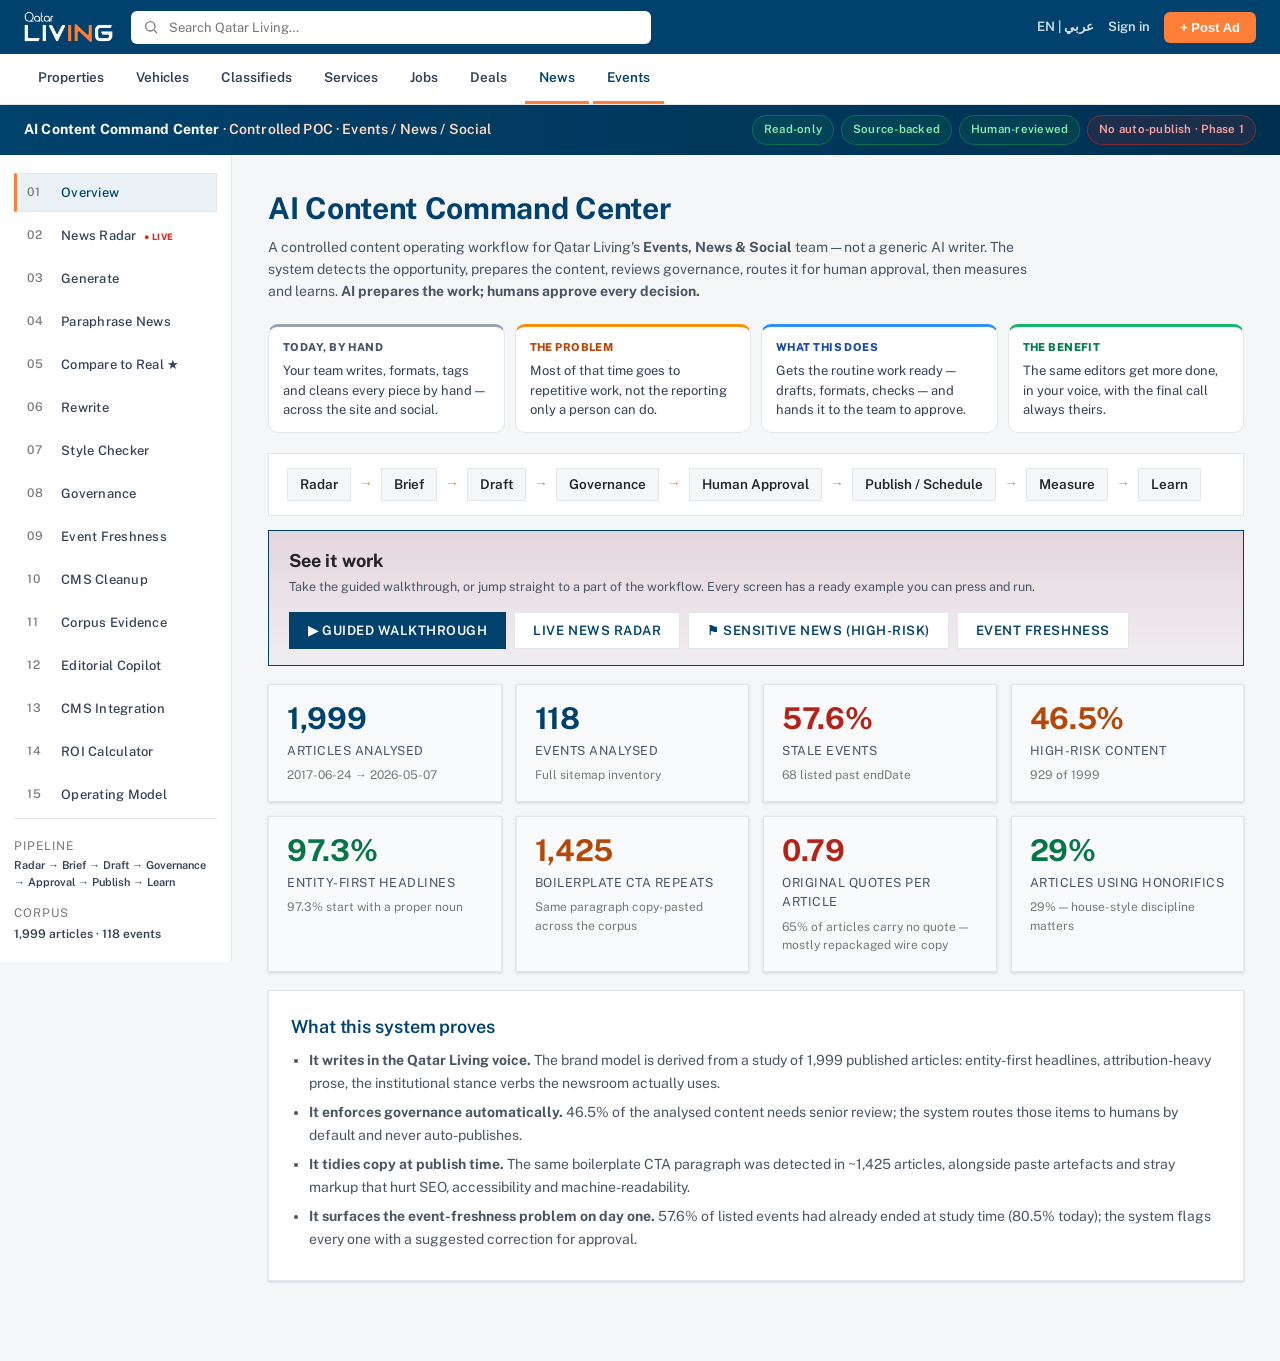
<file: index.html>
<!doctype html>
<html lang="en">
<head>
  <meta charset="utf-8" />
  <meta name="viewport" content="width=device-width, initial-scale=1" />
  <title>Qatar Living — Editorial Command Center · LeenAI</title>
  <link rel="stylesheet" href="./style.css" />
  <link rel="preconnect" href="https://fonts.googleapis.com" />
  <link rel="preconnect" href="https://fonts.gstatic.com" crossorigin />
  <link href="https://fonts.googleapis.com/css2?family=Public+Sans:ital,wght@0,400;0,500;0,600;0,700;0,800;1,400&family=Source+Serif+4:wght@600;700&display=swap" rel="stylesheet" />
</head>
<body>
  <div class="ql-chrome">
    <!-- Faithful Qatar Living site header -->
    <div class="ql-topbar">
      <img class="ql-logo" src="./assets/ql-logo.webp" alt="Qatar Living" />
      <div class="ql-search">
        <svg width="16" height="16" viewBox="0 0 24 24" fill="none" stroke="#787878" stroke-width="2"><circle cx="11" cy="11" r="7"/><line x1="21" y1="21" x2="16.65" y2="16.65"/></svg>
        <input placeholder="Search Qatar Living…" />
      </div>
      <div class="ql-top-actions">
        <span class="ql-top-link">EN | عربي</span>
        <span class="ql-top-link">Sign in</span>
        <button class="ql-postad">+ Post Ad</button>
      </div>
    </div>
    <div class="ql-navbar">
      <span class="ql-nav-cat">Properties</span>
      <span class="ql-nav-cat">Vehicles</span>
      <span class="ql-nav-cat">Classifieds</span>
      <span class="ql-nav-cat">Services</span>
      <span class="ql-nav-cat">Jobs</span>
      <span class="ql-nav-cat">Deals</span>
      <span class="ql-nav-cat active">News</span>
      <span class="ql-nav-cat active">Events</span>
    </div>
    <!-- Internal console banner -->
    <div class="console-banner">
      <div class="cb-title">AI Content Command Center <span>· Controlled POC · Events / News / Social</span></div>
      <div class="cb-badges">
        <span class="badge badge-trust">Read-only</span>
        <span class="badge badge-trust">Source-backed</span>
        <span class="badge badge-trust">Human-reviewed</span>
        <span class="badge badge-stop">No auto-publish · Phase 1</span>
      </div>
    </div>
  </div>

  <div class="shell">
    <nav class="sidenav" aria-label="Sections">
      <button class="nav-item active" data-section="overview">
        <span class="nav-num">01</span><span>Overview</span>
      </button>
      <button class="nav-item" data-section="radar">
        <span class="nav-num">02</span><span>News Radar <span class="nav-live">● LIVE</span></span>
      </button>
      <button class="nav-item" data-section="generate">
        <span class="nav-num">03</span><span>Generate</span>
      </button>
      <button class="nav-item" data-section="paraphrase">
        <span class="nav-num">04</span><span>Paraphrase News</span>
      </button>
      <button class="nav-item" data-section="compare">
        <span class="nav-num">05</span><span>Compare to Real ★</span>
      </button>
      <button class="nav-item" data-section="rewrite">
        <span class="nav-num">06</span><span>Rewrite</span>
      </button>
      <button class="nav-item" data-section="checker">
        <span class="nav-num">07</span><span>Style Checker</span>
      </button>
      <button class="nav-item" data-section="governance">
        <span class="nav-num">08</span><span>Governance</span>
      </button>
      <button class="nav-item" data-section="freshness">
        <span class="nav-num">09</span><span>Event Freshness</span>
      </button>
      <button class="nav-item" data-section="cleanup">
        <span class="nav-num">10</span><span>CMS Cleanup</span>
      </button>
      <button class="nav-item" data-section="evidence">
        <span class="nav-num">11</span><span>Corpus Evidence</span>
      </button>
      <button class="nav-item" data-section="copilot">
        <span class="nav-num">12</span><span>Editorial Copilot</span>
      </button>
      <button class="nav-item" data-section="cms">
        <span class="nav-num">13</span><span>CMS Integration</span>
      </button>
      <button class="nav-item" data-section="roi">
        <span class="nav-num">14</span><span>ROI Calculator</span>
      </button>
      <button class="nav-item" data-section="operating">
        <span class="nav-num">15</span><span>Operating Model</span>
      </button>
      <div class="nav-foot">
        <div class="nav-foot-label">Pipeline</div>
        <div class="nav-foot-value" style="font-size:11px;line-height:1.5">Radar → Brief → Draft → Governance → Approval → Publish → Learn</div>
        <div class="nav-foot-label" style="margin-top:14px">Corpus</div>
        <div class="nav-foot-value">1,999 articles · 118 events</div>
      </div>
    </nav>

    <main class="main">

      <!-- ───────────────────── 01 OVERVIEW ───────────────────── -->
      <section id="section-overview" class="section visible">
        <div class="section-head">
          <h1>AI Content Command Center</h1>
          <p class="section-sub">
            A controlled content operating workflow for Qatar Living's
            <b>Events, News &amp; Social</b> team — not a generic AI writer. The
            system detects the opportunity, prepares the content, reviews
            governance, routes it for human approval, then measures and learns.
            <b>AI prepares the work; humans approve every decision.</b>
          </p>
        </div>

        <!-- Pipeline strip -->
        <div class="pipeline-strip">
          <span class="pipe">Radar</span><span class="pipe-arrow">→</span>
          <span class="pipe">Brief</span><span class="pipe-arrow">→</span>
          <span class="pipe">Draft</span><span class="pipe-arrow">→</span>
          <span class="pipe">Governance</span><span class="pipe-arrow">→</span>
          <span class="pipe">Human Approval</span><span class="pipe-arrow">→</span>
          <span class="pipe">Publish / Schedule</span><span class="pipe-arrow">→</span>
          <span class="pipe">Measure</span><span class="pipe-arrow">→</span>
          <span class="pipe">Learn</span>
        </div>

        <!-- Try-it entry -->
        <div class="run-demo-bar">
          <div>
            <div class="run-demo-title">See it work</div>
            <div class="run-demo-sub">Take the guided walkthrough, or jump straight to a part of the workflow. Every screen has a ready example you can press and run.</div>
          </div>
          <div class="run-demo-actions">
            <button class="btn-primary" id="walk-start">▶ Guided walkthrough</button>
            <button class="btn-secondary" data-jump="radar">Live News Radar</button>
            <button class="btn-secondary" data-demo="sensitive">⚑ Sensitive News (High-risk)</button>
            <button class="btn-secondary" data-jump="freshness">Event freshness</button>
          </div>
        </div>

        <div class="stat-grid" id="stat-grid">
          <div class="stat-card stat-loading">Loading corpus statistics…</div>
        </div>

        <div class="card explainer">
          <h3>What this system proves</h3>
          <ul class="bullets">
            <li><b>It writes in the Qatar Living voice.</b> The brand model is derived from a study of 1,999 published articles: entity-first headlines, attribution-heavy prose, the institutional stance verbs the newsroom actually uses.</li>
            <li><b>It enforces governance automatically.</b> 46.5% of the analysed content needs senior review; the system routes those items to humans by default and never auto-publishes.</li>
            <li><b>It tidies copy at publish time.</b> The same boilerplate CTA paragraph was detected in ~1,425 articles, alongside paste artefacts and stray markup that hurt SEO, accessibility and machine-readability.</li>
            <li><b>It surfaces the event-freshness problem on day one.</b> 57.6% of listed events had already ended at study time (80.5% today); the system flags every one with a suggested correction for approval.</li>
          </ul>
        </div>
      </section>

      <!-- ───────────────────── 02 NEWS RADAR ───────────────────── -->
      <section id="section-radar" class="section">
        <div class="section-head">
          <h1>Live News Radar</h1>
          <p class="section-sub">
            The pilot continuously scrapes real Qatar news (QNA, The Peninsula,
            Qatar Tribune, Gulf Times and more) and classifies each item for
            governance risk. Pick any story and the system <b>re-reports it in
            Qatar Living's tone</b> — reworded, governed, queued for approval.
            Only headline + source are stored; the article is written fresh.
          </p>
        </div>

        <div class="radar-bar">
          <div class="radar-status" id="radar-status">Loading live feed…</div>
          <div class="row" style="gap:8px;flex-wrap:wrap">
            <span class="radar-risk" id="radar-riskmix"></span>
            <button class="btn-primary" id="radar-auto">⚡ Auto-prepare top 3 → queue</button>
            <button class="btn-secondary" id="radar-refresh">↻ Refresh now</button>
          </div>
        </div>
        <div id="radar-auto-out"></div>

        <div class="radar-grid" id="radar-grid">
          <div class="empty-state">Scraping live Qatar news…</div>
        </div>

        <!-- where the prepared QL package appears -->
        <div id="radar-output" style="margin-top:18px"></div>
      </section>

      <!-- ───────────────────── 03 GENERATE ───────────────────── -->
      <section id="section-generate" class="section">
        <div class="section-head">
          <h1>New Event / News Content Package</h1>
          <p class="section-sub">
            Provide a brief. The system returns a <b>complete multi-format
            package</b> — brief, article, Instagram caption, story copy, push
            notification, video/Reel script, and a poster brief — with a
            governance verdict and source-grounding check. Then route it to the
            approval queue.
          </p>
        </div>

        <div class="scenario-row" id="scenario-row">
          <span class="scenario-label">Demo scenarios:</span>
        </div>

        <div class="generate-grid">
          <div class="card form-card">
            <div class="form-grid">
              <label class="field field-wide">
                <span>Topic / headline idea</span>
                <input id="g-topic" type="text" placeholder="HH the Amir receives Pakistani PM in Doha" />
              </label>

              <label class="field">
                <span>Entity</span>
                <input id="g-entity" type="text" placeholder="HH Sheikh Tamim bin Hamad Al Thani" />
              </label>

              <label class="field">
                <span>Category</span>
                <input id="g-category" type="text" placeholder="Diplomatic / Royal" />
              </label>

              <label class="field">
                <span>Date</span>
                <input id="g-date" type="text" placeholder="2026-06-07" />
              </label>

              <label class="field">
                <span>Risk hint</span>
                <select id="g-risk-hint">
                  <option value="">auto</option>
                  <option>High</option>
                  <option>Medium</option>
                  <option>Low</option>
                </select>
              </label>

              <label class="field field-wide">
                <span>Key facts</span>
                <textarea id="g-facts" rows="4" placeholder="The Amir received HE Mr Sharif at the Amiri Diwan…"></textarea>
              </label>

              <label class="field field-wide">
                <span>Quote (optional)</span>
                <textarea id="g-quote" rows="2" placeholder="We value Pakistan's stance — HH the Amir"></textarea>
              </label>

              <label class="field">
                <span>Length</span>
                <select id="g-length">
                  <option>short</option>
                  <option selected>standard</option>
                  <option>long</option>
                </select>
              </label>

              <label class="field" style="align-self:end">
                <span>Mode</span>
                <select id="g-mode" title="Output mode">
                  <option value="package" selected>Full package (multi-format)</option>
                  <option value="stream">Article only (live stream)</option>
                  <option value="full">Article only (one shot)</option>
                </select>
              </label>

              <div class="field" style="align-self:end">
                <button id="g-submit" class="btn-primary">Generate package</button>
              </div>
            </div>
          </div>

          <div class="card output-card" id="g-output">
            <div class="empty-state">Generated draft, governance, and style score will appear here.</div>
          </div>
        </div>
      </section>

      <!-- ───────────────────── 03 PARAPHRASE NEWS ───────────────────── -->
      <section id="section-paraphrase" class="section">
        <div class="section-head">
          <h1>Paraphrase News into Qatar Living style</h1>
          <p class="section-sub">
            Paste a full news article from any source (wire copy, a press
            release, another outlet). The system <b>re-reports it as an original
            Qatar Living article</b> — reworded, not copied — applying all
            <b>12 Genuine Issues</b> and the house guidelines: clears
            repeated boilerplate, fixes honorifics, removes
            sensational language, adds a local-impact angle, suggests a category
            and byline, and surfaces the key facts. Then it checks how faithful
            the rewrite is to the source.
          </p>
        </div>

        <div class="scenario-row">
          <span class="scenario-label">Try a sample:</span>
          <button class="scenario-btn" id="pp-sample">Messy wire story (with hype + boilerplate)</button>
        </div>

        <div class="rewrite-grid">
          <div class="card">
            <label class="field" style="margin-bottom:12px">
              <span>Original source name (optional)</span>
              <input id="pp-source" type="text" placeholder="e.g. Gulf Times / Qatar Airways press office" />
            </label>
            <h3>Paste the full news article</h3>
            <textarea id="pp-input" rows="16" placeholder="Paste the complete article text here…"></textarea>
            <button id="pp-submit" class="btn-primary" style="margin-top:14px">Paraphrase into Qatar Living style</button>
          </div>
          <div class="card" id="pp-output">
            <div class="empty-state">The Qatar-Living-style rewrite, the Genuine Issues applied, governance, grounding, and an originality check will appear here.</div>
          </div>
        </div>
      </section>

      <!-- ───────────────────── 05 COMPARE TO REAL ───────────────────── -->
      <section id="section-compare" class="section">
        <div class="section-head">
          <h1>Compare to a Real Qatar Living Article</h1>
          <p class="section-sub">
            Pick a <b>real, recently-published Qatar Living article</b>. The pilot
            writes its own version from the <b>same verified facts</b>. You judge
            them side by side.
          </p>
        </div>
        <div class="callout">
          <b>How to read this:</b> the real article represents Qatar Living's published
          editorial voice. The score below measures <b>adherence to the extracted
          house-style rules</b> — not whether an article "is Qatar Living" or not.
          What the pilot demonstrably adds is a <b>source-faithful first draft
          (grounding 100) with zero CMS residue</b> — no auto-publish, editors in control.
        </div>
        <div class="scenario-row" id="compare-row">
          <span class="scenario-label">Real articles:</span>
        </div>
        <div id="compare-output">
          <div class="empty-state">Pick a real article above to generate the side-by-side.</div>
        </div>
      </section>

      <!-- ───────────────────── 06 REWRITE ───────────────────── -->
      <section id="section-rewrite" class="section">
        <div class="section-head">
          <h1>Rewrite in Qatar Living voice</h1>
          <p class="section-sub">Paste rough or casual text. LeenAI rewrites it into Qatar Living's institutional register, drops forbidden language, and adds attribution.</p>
        </div>

        <div class="scenario-row" id="rewrite-samples-row">
          <span class="scenario-label">Try a sample:</span>
        </div>

        <div class="rewrite-grid">
          <div class="card">
            <h3>Original</h3>
            <textarea id="r-input" rows="10" placeholder="Paste rough text here…"></textarea>
            <button id="r-submit" class="btn-primary" style="margin-top:14px">Rewrite</button>
          </div>
          <div class="card" id="r-output">
            <div class="empty-state">Rewritten draft, change summary, and a before/after style score will appear here.</div>
          </div>
        </div>
      </section>

      <!-- ───────────────────── 04 STYLE CHECKER ───────────────────── -->
      <section id="section-checker" class="section">
        <div class="section-head">
          <h1>Style Compliance Checker</h1>
          <p class="section-sub">Paste a draft. The checker scores it against seven Qatar-Living style dimensions and lists suggested edits.</p>
        </div>
        <div class="rewrite-grid">
          <div class="card">
            <h3>Draft</h3>
            <div class="scenario-row"><span class="scenario-label">Try a sample:</span>
              <button class="scenario-btn" id="c-sample">Load a sample article</button>
            </div>
            <textarea id="c-input" rows="14" placeholder="First line is treated as the headline. Following lines are the body."></textarea>
            <div class="row" style="margin-top:14px;gap:14px">
              <label class="field" style="flex:0 0 auto">
                <span>Intended length</span>
                <select id="c-length">
                  <option>short</option>
                  <option selected>standard</option>
                  <option>long</option>
                </select>
              </label>
              <button id="c-submit" class="btn-primary">Score</button>
            </div>
          </div>
          <div class="card" id="c-output">
            <div class="empty-state">Score and per-dimension breakdown will appear here.</div>
          </div>
        </div>
      </section>

      <!-- ───────────────────── 05 GOVERNANCE ───────────────────── -->
      <section id="section-governance" class="section">
        <div class="section-head">
          <h1>Governance Risk Classifier</h1>
          <p class="section-sub">Paste any draft or headline. The classifier returns the risk tier, labels detected, and the required Qatar Living approval route.</p>
        </div>
        <div class="rewrite-grid">
          <div class="card">
            <h3>Draft</h3>
            <div class="scenario-row"><span class="scenario-label">Try a sample:</span>
              <button class="scenario-btn" id="gov-sample-high">⚑ Sensitive (royal + ministry)</button>
              <button class="scenario-btn" id="gov-sample-low">Everyday (event)</button>
            </div>
            <textarea id="gov-input" rows="14" placeholder="Paste draft text or a headline…"></textarea>
            <button id="gov-submit" class="btn-primary" style="margin-top:14px">Classify</button>
          </div>
          <div class="card" id="gov-output">
            <div class="empty-state">Risk tier, labels, and approval route will appear here.</div>
          </div>
        </div>
      </section>

      <!-- ───────────────────── 06 EVENT FRESHNESS ───────────────────── -->
      <section id="section-freshness" class="section">
        <div class="section-head">
          <h1>Event Freshness Monitor</h1>
          <p class="section-sub">Surfaces stale events from <code>stale_events.jsonl</code> and proposes a lifecycle action per event.</p>
        </div>
        <div id="freshness-summary" class="callout">Loading event freshness report…</div>
        <div class="card" style="padding:0;overflow:hidden">
          <table id="freshness-table">
            <thead>
              <tr>
                <th>Event</th>
                <th>Start</th>
                <th>End</th>
                <th>Days stale</th>
                <th>CMS status</th>
                <th>Suggested action</th>
              </tr>
            </thead>
            <tbody><tr><td colspan="6" style="padding:18px">Loading…</td></tr></tbody>
          </table>
        </div>
      </section>

      <!-- ───────────────────── 07 CMS CLEANUP ───────────────────── -->
      <section id="section-cleanup" class="section">
        <div class="section-head">
          <h1>CMS Cleanup Assistant</h1>
          <p class="section-sub">Paste a messy article body. The cleaner removes the repeated social-CTA boilerplate, paste artefacts, stray HTML, and whitespace noise (and normalizes <code>&amp;nbsp;</code> markup for SEO/accessibility).</p>
        </div>
        <div class="rewrite-grid">
          <div class="card">
            <h3>Raw body</h3>
            <textarea id="cl-input" rows="12" placeholder="Paste raw HTML/article body here…"></textarea>
            <div class="row" style="margin-top:14px;gap:14px">
              <button id="cl-load-sample" class="btn-secondary">Load sample dirty body</button>
              <button id="cl-submit" class="btn-primary">Clean</button>
            </div>
          </div>
          <div class="card" id="cl-output">
            <div class="empty-state">Cleaned text and a count of issues removed will appear here.</div>
          </div>
        </div>
      </section>

      <!-- ───────────────────── 08 EVIDENCE ───────────────────── -->
      <section id="section-evidence" class="section">
        <div class="section-head">
          <h1>Corpus Evidence</h1>
          <p class="section-sub">Every style rule the AI follows is grounded in the corpus. The chips below come from the actual frequency tables in <code>analysis_data.json</code>.</p>
        </div>

        <div class="evidence-grid">
          <div class="card">
            <h3>Top headline openers</h3>
            <p class="muted">The entity-first pattern — 97.3% of QL headlines begin with one of these.</p>
            <div class="chips" id="ev-openers"></div>
          </div>

          <div class="card">
            <h3>Editorial stance verbs</h3>
            <p class="muted">The verb palette LeenAI prefers. Every one is a top-25 corpus hit.</p>
            <div class="chips" id="ev-verbs"></div>
          </div>

          <div class="card">
            <h3>Avoided language</h3>
            <p class="muted">Probe terms that appear in &lt;1% of the corpus. LeenAI never produces these.</p>
            <div class="chips chips-warn" id="ev-avoid"></div>
          </div>

          <div class="card">
            <h3>Persona summary</h3>
            <blockquote class="persona">
              Institutional, formal, optimistic, ceremonial, attribution-heavy.
              Entity-first headlines. Stance verbs: announced, launched, stressed,
              affirmed, welcomed, signed. Honorifics respected (29% of articles).
              Avoids opinion, clickbait, and sensational language.
            </blockquote>
          </div>

          <div class="card span-2">
            <h3>Sample headlines from the corpus</h3>
            <ul class="serif-list" id="ev-headlines"></ul>
          </div>

          <div class="card span-2">
            <h3>The brand-voice prompt</h3>
            <p class="muted">This is the exact system prompt LeenAI uses for every Qatar Living draft.</p>
            <pre id="ev-prompt" class="prompt-pre">Loading…</pre>
          </div>
        </div>
      </section>

      <!-- ───────────────────── 09 EDITORIAL COPILOT ───────────────────── -->
      <section id="section-copilot" class="section">
        <div class="section-head">
          <h1>Editorial Copilot</h1>
          <p class="section-sub">
            The human-in-the-loop queue. AI prepares the draft; the editor
            approves, edits-and-approves, or rejects with a reason. Every
            decision feeds the learning loop below — this is how the system
            improves from editor behaviour over time.
          </p>
        </div>

        <div class="row" style="gap:10px;margin-bottom:14px;flex-wrap:wrap">
          <button id="cp-seed" class="btn-secondary">Send a generated draft to the queue</button>
          <button id="cp-refresh" class="btn-secondary">Refresh queue</button>
          <button id="cp-reset" class="btn-secondary">Reset queue</button>
        </div>

        <div class="generate-grid">
          <div class="card" style="padding:0;overflow:hidden">
            <div style="padding:14px 18px;border-bottom:1px solid var(--rule)"><h3 style="margin:0">Review queue</h3></div>
            <div id="cp-queue"><div class="empty-state" style="padding:18px">Queue is empty. Click “Send a generated draft to the queue”.</div></div>
          </div>
          <div class="card">
            <h3>Learning loop</h3>
            <p class="muted">Reviewer reasons aggregated into candidate prompt-rule improvements — the §6 learning hook.</p>
            <div id="cp-learning"><div class="empty-state">Act on a few queue items to populate the learning loop.</div></div>
          </div>
        </div>
      </section>

      <!-- ───────────────────── 10 CMS INTEGRATION ───────────────────── -->
      <section id="section-cms" class="section">
        <div class="section-head">
          <h1>CMS Integration <span class="mock-tag">MOCK CONNECTOR</span></h1>
          <p class="section-sub">
            Demonstrates the integration <i>contract</i>, not a live system.
            Read-only pull of content opportunities; drafts pushed as
            <b>draft status only</b> — never auto-published. A real adapter swaps
            these calls for the CMS REST API (e.g. WordPress <code>status=draft</code>).
          </p>
        </div>
        <div class="callout">
          <b>Why this matters:</b> the #1 question from any media buyer is “how do you
          integrate with our CMS?”. The answer is: read-only first, drafts only,
          human publishes. This panel makes that posture concrete.
        </div>
        <div class="card" style="padding:0;overflow:hidden">
          <div style="padding:14px 18px;border-bottom:1px solid var(--rule)"><h3 style="margin:0">Content opportunities (read-only pull)</h3></div>
          <div id="cms-opps"><div class="empty-state" style="padding:18px">Loading…</div></div>
        </div>
        <div id="cms-push-out" style="margin-top:16px"></div>
      </section>

      <!-- ───────────────────── 11 ROI CALCULATOR ───────────────────── -->
      <section id="section-roi" class="section">
        <div class="section-head">
          <h1>ROI Calculator</h1>
          <p class="section-sub">
            The number executives actually decide on. Conservative by design —
            adoption is set below 100% and every formula is shown.
          </p>
        </div>
        <div class="generate-grid">
          <div class="card form-card">
            <div class="form-grid">
              <label class="field"><span>Editors</span><input id="roi-editors" type="number" value="20" /></label>
              <label class="field"><span>Articles / day</span><input id="roi-articles" type="number" value="40" /></label>
              <label class="field"><span>Minutes saved / article</span><input id="roi-minutes" type="number" value="12" /></label>
              <label class="field"><span>Working days / month</span><input id="roi-days" type="number" value="22" /></label>
              <label class="field"><span>Loaded cost / hour (USD)</span><input id="roi-cost" type="number" value="25" /></label>
              <label class="field"><span>Adoption rate (0-1)</span><input id="roi-adopt" type="number" step="0.05" value="0.6" /></label>
              <div class="field field-wide" style="align-self:end">
                <button id="roi-submit" class="btn-primary">Calculate ROI</button>
              </div>
            </div>
          </div>
          <div class="card" id="roi-output">
            <div class="empty-state">Adjust the inputs and click Calculate ROI.</div>
          </div>
        </div>
      </section>

      <!-- ───────────────────── 12 OPERATING MODEL ───────────────────── -->
      <section id="section-operating" class="section">
        <div class="section-head">
          <h1>Operating Model &amp; KPI Readiness</h1>
          <p class="section-sub">
            How the system becomes part of the company's daily workflow — every
            stage has an owner, a KPI, and a control. This is what separates an
            operating layer from an AI experiment.
          </p>
        </div>
        <div class="callout" id="op-principle">Loading…</div>
        <div class="card" style="padding:0;overflow:hidden">
          <table id="op-table">
            <thead><tr><th>Workflow stage</th><th>Owner</th><th>KPI</th><th>Control</th></tr></thead>
            <tbody><tr><td colspan="4" style="padding:18px">Loading…</td></tr></tbody>
          </table>
        </div>
        <h3 style="margin-top:20px">Audit trail (every decision logged)</h3>
        <p class="muted">Source · draft · reviewer · decision · reason · timestamp — populated as the approval queue is used.</p>
        <div class="card" style="padding:0;overflow:hidden">
          <table id="audit-table">
            <thead><tr><th>Time</th><th>Item</th><th>Action</th><th>Reviewer</th><th>Reason</th></tr></thead>
            <tbody><tr><td colspan="5" style="padding:18px" class="muted">No decisions yet. Use the Editorial Copilot to approve/edit/reject items.</td></tr></tbody>
          </table>
        </div>
      </section>

    </main>
  </div>

  <!-- Guided walkthrough (audience-safe: shows the value story, never private notes) -->
  <div id="walk" class="walk-hidden">
    <div class="walk-card" id="walk-card">
      <div class="walk-head">
        <div class="walk-head-text">
          <span class="walk-prog" id="walk-prog"></span>
          <span class="walk-title" id="walk-title"></span>
        </div>
        <button class="walk-min" id="walk-min" title="Minimize to the corner (keeps your place)">▁</button>
      </div>
      <div class="walk-body" id="walk-body"></div>
      <div class="walk-actions">
        <button class="btn-secondary" id="walk-end">End</button>
        <span class="walk-spacer"></span>
        <button class="btn-secondary" id="walk-back">← Back</button>
        <button class="btn-primary" id="walk-next">Next →</button>
      </div>
    </div>
    <button class="walk-mini" id="walk-mini">▶ Walkthrough · <span id="walk-mini-step"></span> · tap to resume</button>
  </div>

  <script src="./static-shim.js"></script>
  <script src="./app.js"></script>
</body>
</html>
</file>
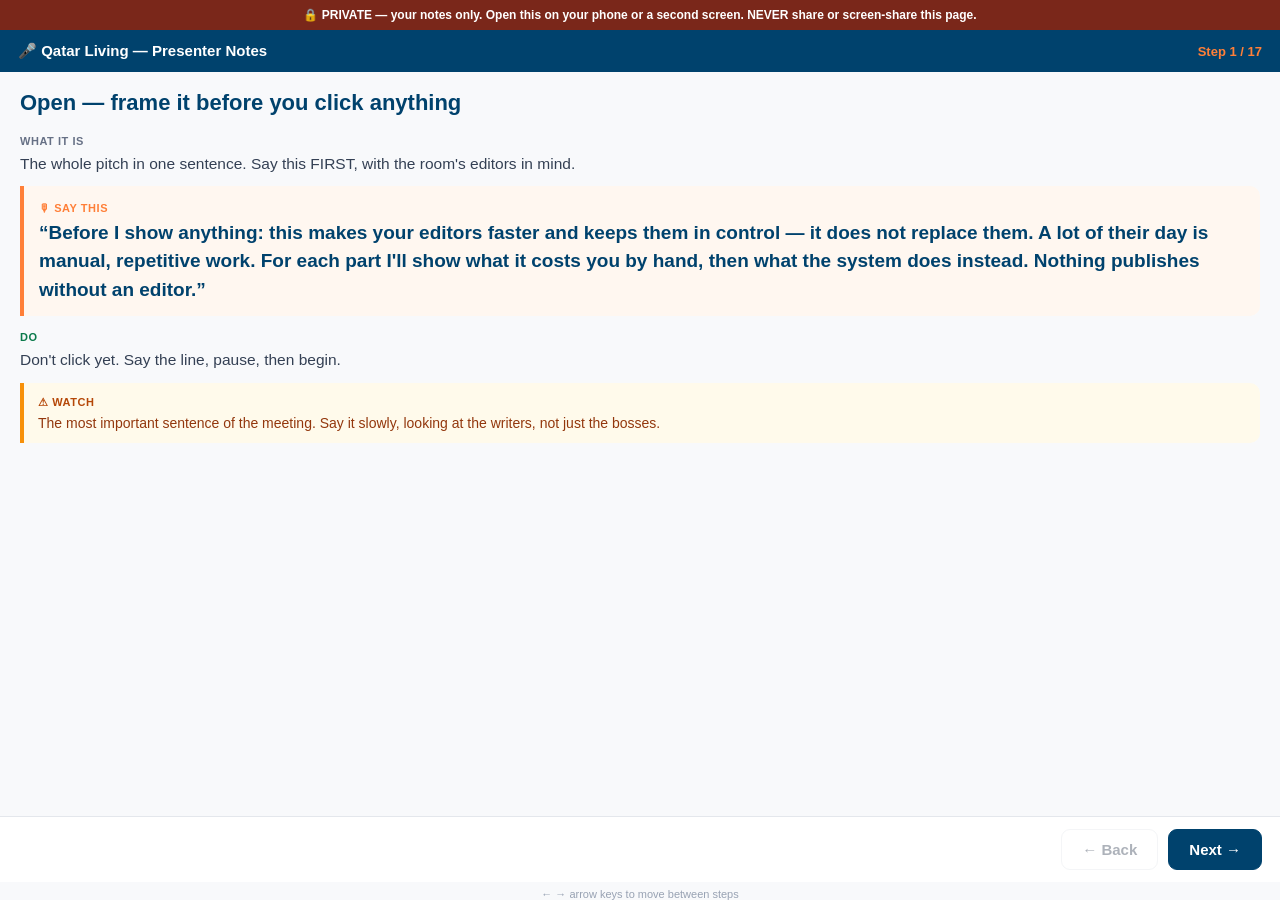
<file: notes-x7k2p9.html>
<!DOCTYPE html>
<html lang="en">
<head>
<meta charset="utf-8" />
<meta name="viewport" content="width=device-width, initial-scale=1" />
<meta name="robots" content="noindex, nofollow" />
<title>Presenter Notes</title>
<style>
  :root{ --navy:#00426d; --orange:#ff7f38; --rule:#e4e7ec; }
  *{ box-sizing:border-box; }
  body{ margin:0; font-family:-apple-system,"Public Sans",Segoe UI,Roboto,Arial,sans-serif;
        color:#101828; background:#f8f9fb; display:flex; flex-direction:column; min-height:100vh; }
  .warn-bar{ background:#7a271a; color:#fff; font-size:12px; font-weight:700; text-align:center;
             padding:7px 12px; line-height:1.35; }
  .warn-bar b{ color:#fed7aa; }
  header{ background:var(--navy); color:#fff; padding:12px 18px; display:flex; align-items:center;
          justify-content:space-between; gap:12px; }
  header .h-title{ font-weight:800; font-size:15px; }
  header .h-prog{ font-size:13px; font-weight:800; color:var(--orange); white-space:nowrap; }
  main{ flex:1; overflow-y:auto; padding:18px 20px 16px; }
  .title{ font-weight:800; font-size:22px; color:var(--navy); line-height:1.2; margin:0 0 14px; }
  .block{ margin:0 0 11px; }
  .label{ font-size:11px; font-weight:800; text-transform:uppercase; letter-spacing:.05em; }
  .block p{ margin:3px 0 0; font-size:15.5px; line-height:1.5; color:#344054; }
  .arc{ display:flex; flex-direction:column; gap:7px; margin:0 0 12px; }
  .arc-step{ padding:9px 13px; border-radius:9px; border-left:4px solid; }
  .arc-step .l{ font-size:10.5px; font-weight:800; text-transform:uppercase; letter-spacing:.05em; }
  .arc-step p{ margin:3px 0 0; font-size:14.5px; line-height:1.45; color:#344054; }
  .am{ background:#f2f4f7; border-left-color:#98a2b3; } .am .l{ color:#475467; }
  .ap{ background:#fffaeb; border-left-color:#f79009; } .ap .l{ color:#b54708; }
  .ag{ background:#ecfdf3; border-left-color:#12b76a; } .ag .l{ color:#027a48; }
  .say{ background:#fff7f0; border-left:4px solid var(--orange); border-radius:0 10px 10px 0; padding:12px 15px; }
  .say .label{ color:var(--orange); }
  .say p{ font-size:19px; font-weight:600; color:var(--navy); line-height:1.5; }
  .do .label{ color:#0b7a4b; }
  .watch{ background:#fffaeb; border-left:4px solid #f79009; border-radius:0 10px 10px 0; padding:9px 14px; }
  .watch .label{ color:#b54708; } .watch p{ color:#93370d; font-size:14px; }
  footer{ border-top:1px solid var(--rule); background:#fff; padding:12px 18px; display:flex; align-items:center; gap:10px; }
  .spacer{ flex:1; }
  button{ font-family:inherit; font-weight:700; font-size:15px; border-radius:9px; cursor:pointer;
          padding:11px 20px; border:1px solid var(--rule); background:#fff; color:#344054; }
  button.primary{ background:var(--navy); color:#fff; border-color:var(--navy); }
  button.primary:hover{ filter:brightness(1.08); }
  button:disabled{ opacity:.4; cursor:default; }
  .hint{ text-align:center; font-size:11px; color:#98a2b3; padding:6px 0 0; }
</style>
</head>
<body>
  <div class="warn-bar">🔒 PRIVATE — your notes only. Open this on your phone or a second screen. NEVER share or screen-share this page.</div>
  <header>
    <span class="h-title">🎤 Qatar Living — Presenter Notes</span>
    <span class="h-prog" id="prog"></span>
  </header>
  <main id="body"><p style="color:#98a2b3">Loading…</p></main>
  <footer>
    <span class="spacer"></span>
    <button id="back">← Back</button>
    <button id="next" class="primary">Next →</button>
  </footer>
  <div class="hint">← → arrow keys to move between steps</div>

  <script>
  var PRESENT_STEPS = [
    { title: "Open — frame it before you click anything",
      what: "The whole pitch in one sentence. Say this FIRST, with the room's editors in mind.",
      say: "Before I show anything: this makes your editors faster and keeps them in control — it does not replace them. A lot of their day is manual, repetitive work. For each part I'll show what it costs you by hand, then what the system does instead. Nothing publishes without an editor.",
      click: "Don't click yet. Say the line, pause, then begin.",
      watch: "The most important sentence of the meeting. Say it slowly, looking at the writers, not just the bosses." },
    { title: "1 · We studied YOUR real content (Overview)",
      what: "Live stats from Qatar Living's own corpus — your credibility foundation.",
      say: "We studied 1,999 of your own articles and 118 events. These numbers come from your pages — not generic AI claims.",
      click: "Point across the stat cards — quotes per article, stale events, headline sameness.",
      watch: "Lead with their content, not AI features. This earns the right to show AI to skeptics." },
    { title: "2 · The diagnosis (Overview / Corpus Evidence)",
      manual: "Today the team hand-writes every story, hand-crafts every headline, tags by hand, and tidies copy before publishing.",
      problem: "It shows: 0.79 quotes per article (65% have none) — mostly repackaged wire copy; 97.3% of headlines the same shape; everything tagged just 'News'; 57.6% of events already ended.",
      ai: "Every one of those is work the system can take off their plate — the next screens show each.",
      say: "Here's the pattern in your own content: a lot of skilled-editor time goes into mechanical work, leaving too little for real reporting.",
      click: "Walk the four story cards: Today → The problem → What this does → The benefit.",
      watch: "Frame it as 'your team is mis-deployed' — NEVER 'too many people'." },
    { title: "3 · Live News Radar",
      say: "Today someone keeps tabs on QNA, The Peninsula and Gulf Times by hand. This watches them for you — live, around the clock — and flags anything sensitive.",
      click: "Show the live items and the 'last updated' time. Say the word 'live'.",
      watch: "Make sure they register it's real and live, not a slideshow." },
    { title: "4 · Auto-prepare → the queue",
      say: "Instead of retyping every story by hand, the desk wakes up to drafts already prepared — prepared, not published. An editor still approves each one.",
      click: "Press 'Auto-prepare top 3' (or 'Prepare in QL style' on one item).",
      watch: "Every time you say 'prepared', say 'an editor approves'." },
    { title: "5 · Compare to Real ★ (the honesty + KEY LINE)",
      say: "Left is your actual published article. Right is ours from the same facts. The score is adherence to your style rules — not 'better than Qatar Living'. You decide. ★ KEY LINE: And keep one thing in mind as you judge this — we built ALL of it only from your PUBLIC articles. We've never seen your internal style guide, your guidelines, your CMS, or sat with your editors. If it's already 60–70% there from the OUTSIDE, imagine where it gets once we have your internal guidelines and your team training it daily. That jump is exactly what the pilot delivers.",
      click: "Open the aviation sample; let them read both columns.",
      watch: "Use the ★ KEY LINE whether they're impressed OR critical. Nod at 70% = you won. Frown at 70% = 'so the pilot makes it better.' Either way it lands. Do NOT claim it beats them." },
    { title: "6 · Paraphrase any source",
      say: "Paste any outlet's story. Instead of retyping it, you get an original re-report in your tone, with the facts and quotes intact.",
      click: "Press the sample, run it, show the copy buttons.",
      watch: "Say 'reworded, not copied' — it checks the overlap." },
    { title: "7 · Generate all formats + the grounding check",
      say: "From one brief: the article, Instagram, push and story — all at once, in your voice. And for trust: every name, number and date in the draft is checked against your source. It shows you what's grounded, and anything that doesn't trace back is listed for your reviewer before anything publishes. It surfaces what to check — it doesn't hide it.",
      click: "Run a sample, point at the grounding score + the 'checked against source' panel. To show a flagged item live, run the FIRST scenario (gov_announcement) — it flags one title for review.",
      watch: "DON'T promise 'watch it catch a made-up fact' — drafts are faithful, so it's usually 100% grounded with an empty list. Frame it as TRANSPARENCY (every fact traceable to your source), NOT catching a lie. grounding ≠ fact-checking." },
    { title: "8 · Style Checker (honestly named)",
      say: "This measures adherence to your rules — we renamed it from 'quality' on purpose, because you were right that 'quality' overclaimed.",
      click: "Press the sample, show the breakdown.",
      watch: "Honest naming answers Anis's number-one past objection — call it out." },
    { title: "9 · Governance gate (control = trust)",
      say: "Anything touching royals, ministries, diplomacy or security is routed to senior plus legal review automatically — and nothing auto-publishes.",
      click: "Press the Sensitive-News example; show the high-risk routing.",
      watch: "Lead with control for skeptics — this screen says 'you're safe'." },
    { title: "10 · Event freshness (an easy yes)",
      say: "Nobody checks these by hand today, so more than half your live events already ended. This flags each one with a fix.",
      click: "Show the stale list and a suggested action.",
      watch: "Low-trust, high-drudgery win — the easy 'yes' to start a pilot on." },
    { title: "11 · CMS Cleanup (the foot in the door)",
      say: "The boring pre-publish tidy-up — the repeated boilerplate, the pasted clutter — done in a click. No creativity, no trust required.",
      click: "Press the sample, run cleanup, show the before/after.",
      watch: "Lead with the repeated BOILERPLATE (visible on the page). Do NOT headline 'nbsp' — it renders fine for readers; it's a markup/SEO point, not a visible bug." },
    { title: "12 · Editorial Copilot (your editors train it)",
      say: "Every edit your editors make trains it. They become the editors-in-chief of an assistant that learns your house style. Acceptance rate is the KPI.",
      click: "Approve one, edit one, send one back with a reason; show the learning panel.",
      watch: "Answers both 'how does it improve?' and the job-fear. Linger here." },
    { title: "13 · CMS Integration (an honest mock)",
      say: "This is labelled a mock — we're not faking a live integration. It shows the contract: pull read-only, push drafts only. A person always publishes.",
      click: "Show pull opportunities and push-draft.",
      watch: "Honesty about 'mock' builds more trust than a faked live demo." },
    { title: "14 · ROI — say HOURS BACK, never FTE",
      say: "Three to four hours back per editor every week — for reporting and judgment instead of cleanup. Same team, more output, more formats.",
      click: "Show the default scenario. Read the per-editor hours, not the aggregate.",
      watch: "NEVER say 'FTE freed' or 'headcount' — to 18 editors that reads as layoffs. Hours-back, always." },
    { title: "15 · Operating model + audit",
      say: "Every stage has an owner, a measure and a control, with a full audit trail. This is an operating layer, not a toy.",
      click: "Show the table and the audit log.",
      watch: "Signals you've thought about governance, not just generation." },
    { title: "Close — land on the ask",
      say: "You've seen the manual work, the problem with each, and what the system does instead — and remember, all of it was built from your PUBLIC content alone. The pilot is where it gets your internal guidelines and your team's input, and jumps to another level. The ask: a two-to-four-week paid pilot with two or three of your editors and read-only CMS access — measured on acceptance rate and hours saved.",
      click: "Stop here. Hand it to the room.",
      watch: "End on the ask + the 'public-only → imagine with your data' jump. Not 'what do you think?'." },
  ];

  (function(){
    var i = 0, $ = function(s){ return document.querySelector(s); };
    function esc(t){ return (t||"").replace(/&/g,"&amp;").replace(/</g,"&lt;").replace(/>/g,"&gt;"); }
    function render(){
      if (i < 0) i = 0; if (i > PRESENT_STEPS.length-1) i = PRESENT_STEPS.length-1;
      var s = PRESENT_STEPS[i];
      $("#prog").textContent = "Step " + (i+1) + " / " + PRESENT_STEPS.length;
      var arc = (s.manual || s.problem || s.ai) ? '<div class="arc">'
        + (s.manual ? '<div class="arc-step am"><span class="l">🖐 Today, by hand</span><p>'+esc(s.manual)+'</p></div>' : '')
        + (s.problem ? '<div class="arc-step ap"><span class="l">⚠ The problem</span><p>'+esc(s.problem)+'</p></div>' : '')
        + (s.ai ? '<div class="arc-step ag"><span class="l">🤖 What the system does</span><p>'+esc(s.ai)+'</p></div>' : '')
        + '</div>' : '';
      $("#body").innerHTML = '<div class="title">' + esc(s.title) + '</div>'
        + (s.what ? '<div class="block"><span class="label" style="color:#667085">What it is</span><p>'+esc(s.what)+'</p></div>' : '')
        + arc
        + (s.say ? '<div class="block say"><span class="label">🎙 Say this</span><p>“'+esc(s.say)+'”</p></div>' : '')
        + (s.click ? '<div class="block do"><span class="label">Do</span><p>'+esc(s.click)+'</p></div>' : '')
        + (s.watch ? '<div class="block watch"><span class="label">⚠ Watch</span><p>'+esc(s.watch)+'</p></div>' : '');
      $("#body").scrollTop = 0;
      $("#back").disabled = (i === 0);
      $("#next").textContent = (i === PRESENT_STEPS.length-1) ? "Finish ✓" : "Next →";
    }
    function next(){ if (i < PRESENT_STEPS.length-1){ i++; render(); } }
    function back(){ if (i > 0){ i--; render(); } }
    $("#next").addEventListener("click", next);
    $("#back").addEventListener("click", back);
    document.addEventListener("keydown", function(e){
      if (e.key === "ArrowRight") next(); else if (e.key === "ArrowLeft") back();
    });
    render();
  })();
  </script>
</body>
</html>
</file>
<file: style.css>
/* ───────────── Qatar Living AI Content Command Center — visual system ─────────────
   Faithful Qatar Living identity: navy #00426d, orange #ff7f38, Public Sans,
   white surfaces, light greys. Built to look like it lives inside qatarliving.com. */

:root {
  --navy:          #00426d;   /* Qatar Living primary navy */
  --navy-2:        #00304f;   /* darker navy (header) */
  --orange:        #ff7f38;   /* Qatar Living orange accent */
  --orange-2:      #ff6916;   /* deeper orange (hover) */

  --ink:           #f4f6f8;   /* page background (light) */
  --ink-2:         #ffffff;   /* card surface (white) */
  --ink-3:         #eef3f7;   /* hovered/active surface */
  --rule:          #e3e7ec;   /* hairline rule */
  --bone:          #242424;   /* primary text (dark) */
  --bone-2:        #4a5563;   /* secondary text */
  --muted:         #787878;   /* tertiary text */
  --maroon:        #00426d;   /* primary accent (mapped to QL navy) */
  --gold:          #ff7f38;   /* secondary accent (mapped to QL orange) */
  --gold-dim:      #c9c9c9;
  --high:          #d92d20;   /* risk-High */
  --mid:           #dc6803;   /* risk-Medium */
  --low:           #079455;   /* risk-Low */
  --info:          #00426d;
  --serif:         "Public Sans", -apple-system, BlinkMacSystemFont, "Segoe UI", Arial, sans-serif;
  --sans:          "Public Sans", -apple-system, BlinkMacSystemFont, "Segoe UI", Arial, sans-serif;
  --shadow-card:   0 1px 2px rgba(16,24,40,.06), 0 1px 3px rgba(16,24,40,.10);
  --shadow-soft:   0 4px 16px rgba(16,24,40,.08);
}

* { box-sizing: border-box; }

html, body {
  margin: 0;
  padding: 0;
  background: var(--ink);
  color: var(--bone);
  font-family: var(--sans);
  font-size: 14px;
  line-height: 1.55;
  -webkit-font-smoothing: antialiased;
  text-rendering: optimizeLegibility;
}

a { color: var(--navy); text-decoration: none; }
code {
  font-family: ui-monospace, SFMono-Regular, Menlo, monospace;
  background: rgba(0,66,109,.07);
  color: var(--navy);
  padding: 1px 6px;
  border-radius: 3px;
  font-size: 0.86em;
}

/* ════════ Qatar Living website chrome (the real site header) ════════ */
.ql-chrome { position: sticky; top: 0; z-index: 30; }
.ql-topbar {
  background: var(--navy);
  display: flex; align-items: center; gap: 18px;
  padding: 10px 24px;
}
.ql-logo { height: 34px; width: auto; display: block; }
.ql-search {
  flex: 1; max-width: 520px;
  display: flex; align-items: center; gap: 8px;
  background: #fff; border-radius: 6px; padding: 8px 12px;
  color: var(--muted); font-size: 13px;
}
.ql-search input { border: none; outline: none; flex: 1; font-family: var(--sans); font-size: 13px; color: #242424; background: transparent; }
.ql-top-actions { display: flex; align-items: center; gap: 14px; margin-left: auto; }
.ql-top-link { color: #cfe0ec; font-size: 13px; font-weight: 600; }
.ql-postad {
  background: var(--orange); color: #fff; font-weight: 700; font-size: 13px;
  padding: 8px 16px; border-radius: 6px; border: none; cursor: pointer;
}
.ql-postad:hover { background: var(--orange-2); }
.ql-navbar {
  background: #fff; border-bottom: 1px solid var(--rule);
  display: flex; align-items: center; gap: 4px; padding: 0 24px;
  overflow-x: auto;
}
.ql-nav-cat {
  padding: 13px 14px; font-size: 13.5px; font-weight: 600; color: #344054;
  border-bottom: 3px solid transparent; white-space: nowrap; cursor: default;
}
.ql-nav-cat:hover { color: var(--navy); }
.ql-nav-cat.active { color: var(--navy); border-bottom-color: var(--orange); }
/* the console banner under the QL chrome */
.console-banner {
  background: linear-gradient(90deg, var(--navy), var(--navy-2));
  color: #fff; padding: 10px 24px;
  display: flex; align-items: center; justify-content: space-between; gap: 14px;
  flex-wrap: wrap;
}
.console-banner .cb-title { font-weight: 700; font-size: 14px; letter-spacing: .01em; }
.console-banner .cb-title span { color: #ffd9c2; font-weight: 600; }
.console-banner .cb-badges { display: flex; gap: 7px; flex-wrap: wrap; }

/* ────── Topbar ────── */
.topbar {
  display: flex;
  align-items: center;
  justify-content: space-between;
  padding: 14px 28px;
  border-bottom: 1px solid var(--rule);
  background:
    linear-gradient(180deg, rgba(255,255,255,0.02), rgba(0,0,0,0)),
    var(--ink);
  position: sticky;
  top: 0;
  z-index: 10;
}
.brand { display: flex; align-items: center; gap: 14px; }
.brand-mark {
  width: 42px; height: 42px;
  display: grid; place-items: center;
  background: var(--maroon);
  color: var(--bone);
  font-family: var(--serif);
  font-weight: 700;
  font-size: 18px;
  letter-spacing: 0.04em;
  border: 1px solid rgba(255,255,255,.10);
}
.brand-title {
  font-family: var(--serif);
  font-weight: 700;
  font-size: 18px;
  letter-spacing: 0.01em;
  color: var(--bone);
}
.brand-sub {
  color: var(--muted);
  font-size: 12px;
  letter-spacing: 0.04em;
  text-transform: uppercase;
}
.topbar-meta { display: flex; gap: 8px; }

/* ────── Pills ────── */
.pill {
  display: inline-flex;
  align-items: center;
  gap: 6px;
  padding: 5px 10px;
  border: 1px solid var(--rule);
  border-radius: 999px;
  font-size: 12px;
  color: var(--bone-2);
  background: rgba(255,255,255,.02);
  letter-spacing: 0.02em;
}
.pill-quiet { color: var(--muted); }
.pill-ok    { color: #6EE7B7; border-color: rgba(110,231,183,.35); }
.pill-warn  { color: #FCD34D; border-color: rgba(252,211,77,.35); }
.pill-bad   { color: #FCA5A5; border-color: rgba(252,165,165,.35); }
.pill-high  { background: rgba(220,38,38,.12); color: #FCA5A5; border-color: rgba(220,38,38,.45); }
.pill-medium{ background: rgba(217,119,6,.14);  color: #FBBF24; border-color: rgba(217,119,6,.45); }
.pill-low   { background: rgba(22,163,74,.12);  color: #86EFAC; border-color: rgba(22,163,74,.45); }

/* ────── Shell ────── */
.shell {
  display: grid;
  grid-template-columns: 240px 1fr;
  min-height: calc(100vh - 70px);
}

/* ────── Sidenav ────── */
.sidenav {
  background: var(--ink);
  border-right: 1px solid var(--rule);
  padding: 18px 14px;
  display: flex;
  flex-direction: column;
  gap: 4px;
  position: sticky;
  top: 70px;
  align-self: start;
  height: calc(100vh - 70px);
  overflow-y: auto;
}
.nav-item {
  display: flex;
  align-items: center;
  gap: 12px;
  padding: 11px 12px;
  background: transparent;
  color: var(--bone-2);
  border: 1px solid transparent;
  text-align: left;
  cursor: pointer;
  font-family: var(--sans);
  font-size: 13px;
  font-weight: 500;
  letter-spacing: 0.02em;
  transition: background 120ms, color 120ms, border-color 120ms;
}
.nav-item:hover { background: var(--ink-2); color: var(--bone); }
.nav-item.active {
  background: var(--ink-2);
  color: var(--bone);
  border-color: var(--rule);
  border-left: 2px solid var(--gold);
  padding-left: 10px;
}
.nav-num {
  font-family: var(--serif);
  font-size: 12px;
  color: var(--muted);
  width: 22px;
  letter-spacing: 0.05em;
}
.nav-foot {
  margin-top: auto;
  padding-top: 18px;
  border-top: 1px solid var(--rule);
  color: var(--muted);
  font-size: 12px;
}
.nav-foot-label { text-transform: uppercase; letter-spacing: 0.08em; color: var(--muted); }
.nav-foot-value { color: var(--bone-2); font-weight: 600; margin-top: 2px; }

/* ────── Main ────── */
.main {
  padding: 30px 36px 80px;
  max-width: 1280px;
}

.section { display: none; }
.section.visible { display: block; animation: fadein 160ms ease-out; }
@keyframes fadein {
  from { opacity: 0; transform: translateY(4px); }
  to   { opacity: 1; transform: none; }
}

.section-head { margin-bottom: 22px; }
.section-head h1 {
  font-family: var(--serif);
  font-weight: 700;
  font-size: 30px;
  letter-spacing: -0.01em;
  margin: 0 0 6px;
  color: var(--bone);
}
.section-sub { color: var(--bone-2); max-width: 780px; margin: 0; }

/* ────── Cards ────── */
.card {
  background: var(--ink-2);
  border: 1px solid var(--rule);
  padding: 22px 22px;
  box-shadow: var(--shadow-card);
  position: relative;
}
.card h3 {
  margin: 0 0 8px;
  font-family: var(--serif);
  font-weight: 600;
  font-size: 18px;
  letter-spacing: -0.005em;
}
.muted { color: var(--muted); font-size: 12.5px; margin: 0 0 12px; }
.row { display: flex; align-items: center; }
.btn-primary, .btn-secondary {
  font-family: var(--sans);
  font-size: 13px;
  font-weight: 600;
  letter-spacing: 0.04em;
  padding: 10px 18px;
  border: 1px solid var(--maroon);
  background: var(--maroon);
  color: var(--bone);
  cursor: pointer;
  text-transform: uppercase;
  transition: background 100ms;
}
.btn-primary:hover { background: #A2143C; border-color: #A2143C; }
.btn-secondary {
  background: transparent;
  color: var(--bone);
  border-color: var(--rule);
}
.btn-secondary:hover { background: var(--ink-3); }
.btn-primary:disabled {
  background: var(--gold-dim);
  border-color: var(--gold-dim);
  cursor: progress;
}

/* ────── Forms ────── */
.field { display: flex; flex-direction: column; gap: 6px; }
.field span {
  font-size: 11px;
  color: var(--muted);
  letter-spacing: 0.06em;
  text-transform: uppercase;
  font-weight: 600;
}
.field input, .field select, .field textarea, textarea {
  background: var(--ink);
  border: 1px solid var(--rule);
  color: var(--bone);
  font-family: var(--sans);
  font-size: 14px;
  padding: 10px 12px;
  outline: none;
  width: 100%;
  resize: vertical;
}
.field input:focus, .field select:focus, .field textarea:focus, textarea:focus {
  border-color: var(--gold);
  background: var(--ink-3);
}

.empty-state {
  color: var(--muted);
  font-size: 13px;
  font-style: italic;
  padding: 22px 4px;
}

/* ────── Overview stat grid ────── */
.stat-grid {
  display: grid;
  grid-template-columns: repeat(auto-fill, minmax(220px, 1fr));
  gap: 14px;
  margin-bottom: 18px;
}
.stat-card {
  background: var(--ink-2);
  border: 1px solid var(--rule);
  padding: 18px 18px 16px;
  position: relative;
  box-shadow: var(--shadow-card);
}
.stat-card.stat-loading {
  color: var(--muted);
  font-style: italic;
}
.stat-card .num {
  font-family: var(--serif);
  font-size: 30px;
  font-weight: 700;
  color: var(--gold);
  letter-spacing: -0.01em;
  line-height: 1;
}
.stat-card .num.warn { color: #FBBF24; }
.stat-card .num.bad  { color: #FCA5A5; }
.stat-card .num.ok   { color: #86EFAC; }
.stat-card .label {
  margin-top: 8px;
  color: var(--bone-2);
  font-size: 12.5px;
  letter-spacing: 0.04em;
  text-transform: uppercase;
}
.stat-card .sub { color: var(--muted); font-size: 12px; margin-top: 6px; }

.explainer .bullets {
  margin: 0; padding-left: 18px;
  color: var(--bone-2);
  line-height: 1.65;
}
.explainer .bullets li { margin-bottom: 6px; }

/* ────── Scenario row (demo buttons) ────── */
.scenario-row {
  display: flex; flex-wrap: wrap; align-items: center; gap: 8px;
  margin-bottom: 16px;
}
.scenario-label {
  color: var(--muted);
  font-size: 12px;
  letter-spacing: 0.06em;
  text-transform: uppercase;
  margin-right: 4px;
}
.scenario-btn {
  background: var(--ink-2);
  border: 1px solid var(--rule);
  color: var(--bone);
  font-size: 12.5px;
  font-weight: 500;
  padding: 7px 12px;
  cursor: pointer;
  font-family: var(--sans);
  transition: background 120ms, border-color 120ms;
}
.scenario-btn:hover { background: var(--ink-3); border-color: var(--gold); }
.scenario-btn .risk-mini {
  display: inline-block;
  padding: 1px 6px;
  margin-left: 8px;
  border-radius: 3px;
  font-size: 10.5px;
  letter-spacing: 0.04em;
}
.scenario-btn .risk-mini.High   { background: rgba(220,38,38,.18); color: #FCA5A5; }
.scenario-btn .risk-mini.Medium { background: rgba(217,119,6,.18); color: #FBBF24; }
.scenario-btn .risk-mini.Low    { background: rgba(22,163,74,.18); color: #86EFAC; }

/* ────── Generate / Rewrite grid ────── */
.generate-grid {
  display: grid;
  grid-template-columns: 1fr 1.05fr;
  gap: 18px;
}
.rewrite-grid {
  display: grid;
  grid-template-columns: 1fr 1fr;
  gap: 18px;
}
@media (max-width: 1100px) {
  .generate-grid, .rewrite-grid { grid-template-columns: 1fr; }
}
.form-card .form-grid {
  display: grid;
  grid-template-columns: 1fr 1fr;
  gap: 14px;
}
.field-wide { grid-column: 1 / -1; }

/* ────── Output card content ────── */
.output-card .draft-frame {
  background: rgba(0,0,0,.18);
  border: 1px solid var(--rule);
  padding: 22px 24px;
  font-family: var(--serif);
  font-size: 15.5px;
  line-height: 1.65;
  color: var(--bone);
}
.output-card .draft-frame h2 {
  font-family: var(--serif);
  font-weight: 700;
  font-size: 22px;
  margin: 0 0 6px;
  letter-spacing: -0.005em;
}
.output-card .draft-frame .deck {
  color: var(--bone-2);
  font-style: italic;
  margin-bottom: 14px;
  font-size: 15px;
}
.output-card .draft-frame p { margin: 0 0 12px; }

.panel-row { display: flex; gap: 10px; flex-wrap: wrap; margin: 14px 0 6px; }
.panel-row .pill {
  font-size: 12px;
}

.dim-list { margin-top: 12px; }
.dim-row {
  display: grid;
  grid-template-columns: 200px 60px 1fr;
  gap: 10px;
  align-items: center;
  padding: 8px 0;
  border-bottom: 1px solid var(--rule);
}
.dim-row:last-child { border-bottom: none; }
.dim-name { font-size: 12.5px; color: var(--bone-2); letter-spacing: 0.03em; }
.dim-score {
  font-family: var(--serif);
  font-size: 17px;
  font-weight: 700;
  color: var(--gold);
  text-align: right;
}
.dim-note { color: var(--muted); font-size: 12.5px; line-height: 1.45; }

.score-hero {
  display: grid;
  grid-template-columns: 110px 1fr;
  gap: 16px;
  align-items: center;
  background: rgba(0,0,0,.18);
  border: 1px solid var(--rule);
  padding: 16px 18px;
}
.score-circle {
  width: 90px; height: 90px;
  border-radius: 50%;
  display: grid; place-items: center;
  background: var(--ink-3);
  border: 1px solid var(--rule);
}
.score-circle .n {
  font-family: var(--serif);
  font-weight: 700;
  font-size: 30px;
  color: var(--gold);
}
.score-hero .verdict {
  font-family: var(--serif);
  font-weight: 600;
  font-size: 18px;
}
.score-hero .verdict-sub { color: var(--muted); font-size: 12.5px; }

.callout {
  border-left: 3px solid var(--gold);
  background: rgba(200,168,90,.08);
  color: var(--bone);
  padding: 14px 18px;
  margin: 14px 0 18px;
  font-size: 13.5px;
}

/* ────── Risk badges ────── */
.risk-badge {
  display: inline-flex;
  align-items: center;
  gap: 8px;
  padding: 8px 14px;
  font-weight: 700;
  letter-spacing: 0.06em;
  text-transform: uppercase;
  border: 1px solid;
  font-size: 13px;
}
.risk-badge.High    { background: rgba(220,38,38,.14); color: #FCA5A5; border-color: rgba(220,38,38,.55); }
.risk-badge.Medium  { background: rgba(217,119,6,.16); color: #FBBF24; border-color: rgba(217,119,6,.55); }
.risk-badge.Low     { background: rgba(22,163,74,.14); color: #86EFAC; border-color: rgba(22,163,74,.55); }

/* ────── Tables ────── */
table {
  width: 100%;
  border-collapse: collapse;
  font-size: 13px;
}
thead th {
  background: var(--ink-3);
  color: var(--bone-2);
  text-align: left;
  padding: 12px 14px;
  font-size: 11.5px;
  letter-spacing: 0.06em;
  text-transform: uppercase;
  font-weight: 600;
  border-bottom: 1px solid var(--rule);
}
tbody td {
  padding: 12px 14px;
  border-bottom: 1px solid var(--rule);
  color: var(--bone);
  vertical-align: top;
}
tbody tr:hover td { background: rgba(255,255,255,.02); }
.event-action {
  font-weight: 600;
  font-size: 12px;
  letter-spacing: 0.04em;
}
.event-action.archive  { color: #FCA5A5; }
.event-action.verify   { color: #FBBF24; }
.event-action.review   { color: #FBBF24; }
.event-action.confirm  { color: var(--bone-2); }
.event-action.standard { color: #86EFAC; }
.days-stale {
  font-family: var(--serif);
  font-weight: 700;
  color: #FCA5A5;
  font-size: 16px;
}

/* ────── Chips ────── */
.chips { display: flex; flex-wrap: wrap; gap: 6px; }
.chip {
  background: var(--ink);
  border: 1px solid var(--rule);
  color: var(--bone-2);
  padding: 5px 10px;
  font-size: 12px;
  font-family: var(--sans);
}
.chip .n { color: var(--gold); margin-left: 6px; font-weight: 600; }
.chips-warn .chip {
  border-color: rgba(220,38,38,.4);
  color: #FCA5A5;
  background: rgba(220,38,38,.08);
}

/* ────── Evidence grid ────── */
.evidence-grid {
  display: grid;
  grid-template-columns: 1fr 1fr;
  gap: 18px;
}
.evidence-grid .span-2 { grid-column: 1 / -1; }
@media (max-width: 900px) { .evidence-grid { grid-template-columns: 1fr; } }

.persona {
  font-family: var(--serif);
  font-style: italic;
  font-size: 16px;
  color: var(--bone);
  border-left: 3px solid var(--gold);
  padding: 10px 16px;
  margin: 8px 0 0;
  line-height: 1.55;
}
.serif-list {
  list-style: none;
  padding: 0;
  margin: 0;
  font-family: var(--serif);
  font-size: 15.5px;
  color: var(--bone);
  columns: 2;
  column-gap: 28px;
}
.serif-list li {
  break-inside: avoid;
  padding: 8px 0;
  border-bottom: 1px solid var(--rule);
}
.prompt-pre {
  background: var(--ink);
  border: 1px solid var(--rule);
  color: var(--bone-2);
  font-family: ui-monospace, SFMono-Regular, Menlo, monospace;
  font-size: 12px;
  line-height: 1.55;
  padding: 16px 18px;
  white-space: pre-wrap;
  max-height: 480px;
  overflow: auto;
}

/* ────── Misc ────── */
.spinner {
  display: inline-block;
  width: 12px; height: 12px;
  border: 2px solid rgba(255,255,255,.2);
  border-top-color: var(--gold);
  border-radius: 50%;
  animation: spin 700ms linear infinite;
  vertical-align: -2px;
}
@keyframes spin { to { transform: rotate(360deg); } }
.error-box {
  background: rgba(220,38,38,.12);
  border: 1px solid rgba(220,38,38,.45);
  color: #FCA5A5;
  padding: 12px 14px;
  font-size: 13px;
}

/* ────── Streaming / dual-risk / variants / Arabic ────── */
.stream-status {
  display: inline-flex;
  align-items: center;
  gap: 8px;
  margin-bottom: 10px;
}
.stream-frame {
  min-height: 100px;
}
.stream-frame .stream-headline {
  min-height: 32px;
}
.stream-body p {
  animation: tokenfade 240ms ease-out;
}
@keyframes tokenfade {
  from { opacity: 0.6; }
  to { opacity: 1; }
}

.dual-risk {
  display: grid;
  grid-template-columns: 1fr 1fr;
  gap: 10px;
  margin-top: 14px;
}
@media (max-width: 700px) { .dual-risk { grid-template-columns: 1fr; } }
.dual-risk-cell {
  background: rgba(0,0,0,.18);
  border: 1px solid var(--rule);
  padding: 12px 14px;
}
.dual-risk-cell.escalated {
  border-color: rgba(220,38,38,.55);
  background: rgba(220,38,38,.06);
}
.dual-risk-label {
  font-size: 11px;
  color: var(--muted);
  letter-spacing: 0.08em;
  text-transform: uppercase;
  font-weight: 600;
}

.variant-row {
  background: rgba(0,0,0,.18);
  border: 1px solid var(--rule);
  padding: 12px 14px;
  margin-bottom: 10px;
}
.variant-style {
  font-size: 11px;
  letter-spacing: 0.08em;
  text-transform: uppercase;
  color: var(--gold);
  font-weight: 600;
}
.variant-head {
  font-family: var(--serif);
  font-weight: 700;
  font-size: 18px;
  margin: 4px 0 6px;
  color: var(--bone);
}
.variant-meta {
  display: flex;
  gap: 6px;
  margin-bottom: 6px;
}
.variant-rationale {
  color: var(--bone-2);
  font-size: 12.5px;
  font-style: italic;
}

.arabic-frame {
  background: rgba(0,0,0,.18);
  border: 1px solid var(--rule);
  padding: 22px 26px;
  font-family: "Source Serif 4", Georgia, "Times New Roman", "Geeza Pro", "Damascus", serif;
  font-size: 17px;
  line-height: 1.95;
  color: var(--bone);
}
.arabic-headline {
  font-family: inherit;
  font-weight: 700;
  font-size: 24px;
  margin: 0 0 10px;
  color: var(--bone);
}
.arabic-frame p { margin: 0 0 12px; }

/* ────── Trust badges (topbar) ────── */
.badge {
  display: inline-flex; align-items: center;
  padding: 5px 11px; border-radius: 999px;
  font-size: 11.5px; font-weight: 600; letter-spacing: 0.02em;
  border: 1px solid;
}
.badge-trust { background: rgba(22,163,74,.12); color: #86EFAC; border-color: rgba(22,163,74,.45); }
.badge-stop  { background: rgba(220,38,38,.12); color: #FCA5A5; border-color: rgba(220,38,38,.5); }

/* ────── Pipeline strip ────── */
.pipeline-strip {
  display: flex; flex-wrap: wrap; align-items: center; gap: 8px;
  background: var(--ink-2); border: 1px solid var(--rule);
  padding: 14px 18px; margin-bottom: 14px;
}
.pipe {
  font-family: var(--serif); font-weight: 600; font-size: 13.5px;
  color: var(--bone); background: var(--ink); border: 1px solid var(--rule);
  padding: 5px 12px;
}
.pipe-arrow { color: var(--gold); font-weight: 700; }

/* ────── Run-demo bar ────── */
.run-demo-bar {
  display: flex; align-items: center; justify-content: space-between; gap: 16px;
  background: linear-gradient(180deg, rgba(138,21,56,.14), rgba(138,21,56,.04));
  border: 1px solid var(--maroon); padding: 16px 20px; margin-bottom: 18px;
  flex-wrap: wrap;
}
.run-demo-title { font-family: var(--serif); font-weight: 700; font-size: 18px; }
.run-demo-sub { color: var(--bone-2); font-size: 12.5px; margin-top: 2px; }
.run-demo-actions { display: flex; gap: 8px; flex-wrap: wrap; }

/* ────── Multi-format package ────── */
.pkg-tag {
  display: inline-block; font-size: 10.5px; letter-spacing: 0.08em;
  text-transform: uppercase; color: var(--gold); font-weight: 700; margin-bottom: 6px;
}
.pkg-brief {
  background: rgba(200,168,90,.08); border-left: 3px solid var(--gold);
  padding: 12px 16px; margin-bottom: 14px; font-size: 13.5px; color: var(--bone);
}
.pkg-grid {
  display: grid; grid-template-columns: 1fr 1fr; gap: 12px; margin-top: 14px;
}
@media (max-width: 760px){ .pkg-grid { grid-template-columns: 1fr; } }
.pkg-card {
  background: rgba(0,0,0,.18); border: 1px solid var(--rule); padding: 12px 14px;
}
.pkg-body { font-size: 13px; color: var(--bone); line-height: 1.5; }

/* ────── Governance panel ────── */
.gov-panel {
  margin-top: 16px; border: 1px solid var(--rule);
  background: rgba(0,0,0,.18); padding: 14px 16px;
}
.gov-panel.risk-border-High { border-left: 3px solid var(--high); }
.gov-panel.risk-border-Medium { border-left: 3px solid var(--mid); }
.gov-panel.risk-border-Low { border-left: 3px solid var(--low); }
.gov-head {
  font-family: var(--serif); font-size: 15px; font-weight: 600;
  display: flex; align-items: center; gap: 10px; margin-bottom: 10px;
}
.gov-rows { display: grid; gap: 0; }
.gov-row {
  display: grid; grid-template-columns: 160px 1fr; gap: 10px;
  padding: 7px 0; border-bottom: 1px solid var(--rule); font-size: 13px;
}
.gov-row:last-child { border-bottom: none; }
.gov-row span { color: var(--muted); text-transform: uppercase; font-size: 11px; letter-spacing: 0.04em; }
.gov-row b { color: var(--bone); font-weight: 500; }

/* ────── Quality block (independent metrics) ────── */
.quality-block {
  margin-top: 16px;
  border: 1px solid var(--rule);
  background: rgba(0,0,0,.18);
  padding: 14px 16px;
}
.quality-head {
  font-family: var(--serif);
  font-size: 14px;
  font-weight: 600;
  color: var(--bone);
  margin-bottom: 10px;
}
.quality-sub { color: var(--muted); font-size: 11.5px; font-family: var(--sans); font-weight: 400; }
.quality-grid { display: grid; grid-template-columns: repeat(auto-fit, minmax(150px, 1fr)); gap: 10px; }
@media (max-width: 700px){ .quality-grid { grid-template-columns: 1fr; } }
.quality-cell {
  background: var(--ink);
  border: 1px solid var(--rule);
  padding: 12px;
  text-align: center;
}
.quality-num {
  font-family: var(--serif);
  font-size: 26px;
  font-weight: 700;
  color: var(--gold);
  line-height: 1;
}
.quality-num.risk-low { color: #86EFAC; }
.quality-num.risk-medium { color: #FBBF24; }
.quality-num.risk-high { color: #FCA5A5; }
.quality-label { font-size: 11px; color: var(--bone-2); text-transform: uppercase; letter-spacing: 0.05em; margin-top: 6px; }
.quality-note { font-size: 11.5px; color: var(--muted); margin-top: 4px; }
.risk-low { color: #86EFAC; }
.risk-medium { color: #FBBF24; }
.risk-high { color: #FCA5A5; }

/* ────── ROI ────── */
.roi-hero { display: grid; grid-template-columns: 1fr 1fr; gap: 12px; }
.roi-big {
  background: rgba(0,0,0,.2);
  border: 1px solid var(--rule);
  padding: 18px;
  text-align: center;
}
.roi-big-num { font-family: var(--serif); font-size: 30px; font-weight: 700; color: var(--gold); line-height: 1; }
.roi-big-label { font-size: 11.5px; color: var(--bone-2); text-transform: uppercase; letter-spacing: 0.05em; margin-top: 8px; }

/* ────── Editorial copilot queue ────── */
.queue-item {
  border-bottom: 1px solid var(--rule);
  padding: 14px 18px;
}
.queue-item.state-approved { border-left: 3px solid var(--low); }
.queue-item.state-edited_approved { border-left: 3px solid var(--gold); }
.queue-item.state-rejected { border-left: 3px solid var(--high); }
.queue-item.state-in_review { border-left: 3px solid var(--info); }
.queue-top { display: flex; align-items: center; gap: 8px; flex-wrap: wrap; margin-bottom: 6px; }
.queue-id { font-family: var(--serif); font-weight: 700; color: var(--muted); }
.queue-state { font-size: 11px; text-transform: uppercase; letter-spacing: 0.05em; color: var(--bone-2); }
.state-pill-approved { color: #86EFAC; }
.state-pill-edited_approved { color: var(--gold); }
.state-pill-rejected { color: #FCA5A5; }
.state-pill-in_review { color: #93C5FD; }
.queue-head { font-family: var(--serif); font-weight: 600; font-size: 15px; margin: 2px 0; }
.queue-body { color: var(--bone-2); font-size: 13px; }
.queue-actions { display: flex; gap: 8px; margin-top: 10px; flex-wrap: wrap; }
.queue-actions button { padding: 6px 12px; font-size: 11px; }
.learn-row {
  background: rgba(0,0,0,.18);
  border: 1px solid var(--rule);
  padding: 8px 12px;
  margin-bottom: 6px;
  font-size: 13px;
  color: var(--bone-2);
}

/* ────── CMS ────── */
.mock-tag {
  display: inline-block;
  font-size: 10px;
  letter-spacing: 0.08em;
  background: rgba(217,119,6,.18);
  color: #FBBF24;
  border: 1px solid rgba(217,119,6,.45);
  padding: 2px 8px;
  vertical-align: middle;
  margin-left: 8px;
  font-family: var(--sans);
  font-weight: 600;
}
.cms-row {
  display: flex; align-items: center; justify-content: space-between;
  gap: 12px; padding: 14px 18px; border-bottom: 1px solid var(--rule);
}
.cms-title { font-family: var(--serif); font-weight: 600; font-size: 15px; }

/* ────── Diff highlighting on rewrite ────── */
.diff-mark-removed {
  background: rgba(220,38,38,.18);
  color: #FCA5A5;
  border-bottom: 1px dashed rgba(220,38,38,.5);
  padding: 0 2px;
}
.diff-mark-added {
  background: rgba(22,163,74,.18);
  color: #86EFAC;
  border-bottom: 1px dashed rgba(22,163,74,.5);
  padding: 0 2px;
}

.diff-grid {
  display: grid;
  grid-template-columns: 1fr 1fr;
  gap: 14px;
}
.diff-grid .side {
  background: rgba(0,0,0,.2);
  border: 1px solid var(--rule);
  padding: 14px 16px;
  font-size: 14px;
  line-height: 1.55;
  white-space: pre-wrap;
}
.diff-grid .side h4 {
  margin: 0 0 8px;
  font-size: 11px;
  letter-spacing: 0.08em;
  color: var(--muted);
  text-transform: uppercase;
  font-weight: 600;
}
.side.before { color: var(--bone-2); }
.side.after  { color: var(--bone); }

/* ════════════════ Qatar Living light-theme corrections ════════════════ */
/* Sidenav: chrome is sticky above, so let the sidenav scroll normally */
.shell { grid-template-columns: 232px 1fr; }
.sidenav { position: static; height: auto; background: #fff; border-right: 1px solid var(--rule); }
.nav-item { color: #344054; }
.nav-item:hover { background: var(--ink-3); color: var(--navy); }
.nav-item.active { background: #eaf2f8; color: var(--navy); border-color: var(--rule); border-left: 3px solid var(--orange); }
.nav-num { color: var(--muted); }
.nav-foot-value { color: #344054; }
.main { background: var(--ink); }

/* Cards & surfaces */
.card, .stat-card { box-shadow: var(--shadow-card); }
.section-head h1 { color: var(--navy); }
.card h3, .output-card .draft-frame h2 { color: var(--navy); }

/* Tables → QL navy header */
thead th { background: var(--navy); color: #fff; }
tbody td { color: #242424; }
tbody tr:hover td { background: #f7fafc; }

/* Buttons */
.btn-primary { background: var(--navy); border-color: var(--navy); color: #fff; }
.btn-primary:hover { background: var(--navy-2); border-color: var(--navy-2); }
.btn-secondary { background: #fff; color: var(--navy); border-color: var(--rule); }
.btn-secondary:hover { background: var(--ink-3); }

/* Inputs */
.field input, .field select, .field textarea, textarea {
  background: #fff; border: 1px solid #cfd6de; color: #242424;
}
.field input:focus, .field select:focus, .field textarea:focus, textarea:focus {
  border-color: var(--orange); background: #fff;
  box-shadow: 0 0 0 3px rgba(255,127,56,.12);
}
.field span { color: var(--muted); }

/* Stat numbers → navy default, semantic for warn/bad/ok */
.stat-card .num { color: var(--navy); }
.stat-card .num.warn { color: #b54708; }
.stat-card .num.bad  { color: #b42318; }
.stat-card .num.ok   { color: #067647; }
.stat-card .label { color: #475467; }

/* Risk badges on white → solid, high-contrast */
.risk-badge.High   { background: #fef3f2; color: #b42318; border-color: #fda29b; }
.risk-badge.Medium { background: #fffaeb; color: #b54708; border-color: #fec84b; }
.risk-badge.Low    { background: #ecfdf3; color: #067647; border-color: #6ce9a6; }

/* Pills on white */
.pill { color: #475467; background: #f7fafc; border-color: var(--rule); }
.pill-ok   { color: #067647; border-color: #6ce9a6; background: #ecfdf3; }
.pill-warn { color: #b54708; border-color: #fec84b; background: #fffaeb; }
.pill-bad  { color: #b42318; border-color: #fda29b; background: #fef3f2; }

/* Quality + dim numbers on white */
.quality-num.risk-low, .risk-low { color: #067647; }
.quality-num.risk-medium, .risk-medium { color: #b54708; }
.quality-num.risk-high, .risk-high { color: #b42318; }
.quality-num { color: var(--navy); }
.dim-score, .score-circle .n, .roi-big-num { color: var(--navy); }
.score-hero .verdict { color: var(--navy); }

/* Days-stale + event actions on white */
.days-stale { color: #b42318; }
.event-action.archive { color: #b42318; }
.event-action.verify, .event-action.review { color: #b54708; }
.event-action.standard { color: #067647; }

/* Insets that were dark → light grey panels */
.draft-frame, .score-hero, .dual-risk-cell, .pkg-card, .gov-panel,
.quality-block, .quality-cell, .variant-row, .learn-row, .arabic-frame,
.side, .roi-big, .stat-card, .prompt-pre {
  background: #f9fafb; border-color: var(--rule);
}
.draft-frame { background: #fff; border: 1px solid var(--rule); }
.quality-cell { background: #fff; }
.prompt-pre { color: #344054; }
.persona { color: #242424; }
.serif-list li { color: #242424; }

/* Callout */
.callout { background: #fff7ed; border-left-color: var(--orange); color: #242424; }

/* Chips */
.chip { background: #fff; border-color: var(--rule); color: #475467; }
.chip .n { color: var(--orange); }
.chips-warn .chip { background: #fef3f2; border-color: #fda29b; color: #b42318; }

/* Brand mark fallback (if used) */
.brand-mark { background: var(--navy); }

/* Spinner on light */
.spinner { border: 2px solid rgba(0,66,109,.15); border-top-color: var(--orange); }

/* Empty states / muted readable on white */
.empty-state { color: var(--muted); }

/* Scenario buttons */
.scenario-btn { background: #fff; border-color: var(--rule); color: #344054; }
.scenario-btn:hover { border-color: var(--orange); color: var(--navy); }
.scenario-label { color: var(--muted); }

/* Pipeline / run-demo already navy/orange — ensure pipe text dark */
.pipe { color: #242424; }

/* ════════════════ Real-world content previews ════════════════ */
.preview-label {
  font-size: 12px; font-weight: 700; color: var(--navy);
  text-transform: uppercase; letter-spacing: .06em; margin: 18px 0 10px;
  display: flex; align-items: center;
}
.ql-avatar {
  display: inline-grid; place-items: center; width: 34px; height: 34px;
  border-radius: 50%; background: var(--navy); color: #fff;
  font-weight: 800; font-size: 12px; flex: 0 0 auto;
}
.ql-avatar.sm { width: 26px; height: 26px; font-size: 10px; }
.ql-avatar.xs { width: 18px; height: 18px; font-size: 8px; }

/* Qatar Living article template */
.ql-article {
  background: #fff; border: 1px solid var(--rule); border-radius: 8px;
  padding: 26px 30px; box-shadow: var(--shadow-soft); max-width: 760px;
}
.ql-breadcrumb { font-size: 12px; color: var(--muted); margin-bottom: 12px; }
.ql-breadcrumb span { margin: 0 6px; color: #cbd2da; }
.ql-article-h1 {
  font-family: var(--sans); font-weight: 800; font-size: 30px; line-height: 1.2;
  color: #101828; letter-spacing: -.01em; margin: 0 0 14px;
}
.ql-byline { display: flex; align-items: center; gap: 10px; font-size: 13px; color: #475467; margin-bottom: 18px; }
.ql-hero {
  height: 240px; border-radius: 8px; margin-bottom: 18px;
  background: linear-gradient(135deg, #00426d, #0a5a8f);
  display: grid; place-items: center; color: rgba(255,255,255,.5);
  font-weight: 600; position: relative;
}
.ql-hero-tag {
  position: absolute; top: 10px; left: 10px; font-size: 10px; letter-spacing: .1em;
  background: rgba(255,255,255,.18); color: #fff; padding: 3px 7px; border-radius: 4px;
}
.ql-article-body p {
  font-size: 16px; line-height: 1.7; color: #344054; margin: 0 0 14px;
}

/* Social grid */
.social-grid {
  display: grid; grid-template-columns: 360px 1fr; gap: 18px; margin-top: 18px;
  align-items: start;
}
@media (max-width: 820px){ .social-grid { grid-template-columns: 1fr; } }

/* Instagram post */
.ig-post { background: #fff; border: 1px solid #dbdbdb; border-radius: 10px; overflow: hidden; max-width: 360px; box-shadow: var(--shadow-card); }
.ig-head { display: flex; align-items: center; gap: 8px; padding: 10px 12px; font-size: 13px; }
.ig-head .ig-more { margin-left: auto; color: #888; }
.ig-image { height: 300px; background: linear-gradient(135deg,#ff7f38,#ff6916); position: relative; }
.ig-image .ql-hero-tag { background: rgba(0,0,0,.25); }
.ig-actions { padding: 10px 12px 4px; font-size: 18px; letter-spacing: 6px; }
.ig-caption { padding: 4px 12px 14px; font-size: 13px; line-height: 1.5; color: #242424; }

/* Phone push + story */
.phone-push { display: flex; flex-direction: column; gap: 16px; }
.push-card {
  background: rgba(245,247,250,.9); backdrop-filter: blur(4px);
  border: 1px solid var(--rule); border-radius: 14px; padding: 12px 14px;
  box-shadow: var(--shadow-card);
}
.push-head { display: flex; align-items: center; gap: 7px; font-size: 11px; color: #667085; font-weight: 600; text-transform: uppercase; letter-spacing: .04em; }
.push-body { font-size: 14px; color: #101828; font-weight: 600; margin-top: 6px; line-height: 1.4; }
.story-frame {
  width: 200px; height: 356px; border-radius: 16px; position: relative; overflow: hidden;
  background: linear-gradient(160deg,#00426d,#0a5a8f 55%,#ff7f38);
  box-shadow: var(--shadow-soft);
}
.story-grad { position: absolute; inset: 0; background: linear-gradient(180deg, transparent 40%, rgba(0,0,0,.45)); }
.story-text { position: absolute; left: 16px; right: 16px; bottom: 56px; color: #fff; font-weight: 700; font-size: 17px; line-height: 1.3; z-index: 2; }
.story-logo { position: absolute; left: 16px; bottom: 20px; color: rgba(255,255,255,.85); font-size: 11px; font-weight: 700; letter-spacing: .08em; text-transform: uppercase; z-index: 2; }

/* ════════════════ Paraphrase News ════════════════ */
.gi-panel {
  margin-top: 16px; border: 1px solid var(--rule); background: #f9fafb;
  border-left: 3px solid var(--orange); padding: 14px 16px;
}
.gi-row { font-size: 13px; color: #344054; padding: 5px 0; border-bottom: 1px solid var(--rule); }
.gi-row:last-of-type { border-bottom: none; }
.gi-tag {
  display: inline-block; background: var(--navy); color: #fff; font-weight: 700;
  font-size: 11px; padding: 1px 7px; border-radius: 4px; margin-right: 6px;
}
.keyfacts { margin-top: 14px; background: #fff; border: 1px solid var(--rule); padding: 10px 14px; }
.keyfacts b { color: var(--navy); font-size: 12px; text-transform: uppercase; letter-spacing: .05em; }
.keyfacts ul { margin: 6px 0 0; padding-left: 18px; }
.keyfacts li { font-size: 13px; color: #344054; margin-bottom: 3px; }
.copy-btn {
  margin-left: auto; background: #fff; border: 1px solid var(--rule); color: var(--navy);
  font: 600 11px var(--sans); padding: 4px 10px; border-radius: 5px; cursor: pointer;
}
.copy-btn:hover { background: var(--ink-3); border-color: var(--orange); }

/* ════════════════ News Radar ════════════════ */
.nav-live { color: #d92d20; font-size: 9px; font-weight: 800; letter-spacing: .04em; margin-left: 4px; animation: livepulse 2s infinite; }
@keyframes livepulse { 0%,100%{opacity:1} 50%{opacity:.35} }
.radar-bar {
  display: flex; align-items: center; justify-content: space-between; gap: 12px;
  background: #fff; border: 1px solid var(--rule); padding: 12px 16px; margin-bottom: 14px; flex-wrap: wrap;
}
.radar-status { font-size: 13px; color: #344054; }
.radar-risk { display: inline-flex; gap: 6px; }
.radar-grid { display: grid; grid-template-columns: repeat(auto-fill, minmax(300px, 1fr)); gap: 12px; }
.radar-card {
  background: #fff; border: 1px solid var(--rule); border-radius: 8px; padding: 14px 16px;
  display: flex; flex-direction: column; gap: 8px; box-shadow: var(--shadow-card);
}
.radar-card-top { display: flex; align-items: center; justify-content: space-between; gap: 8px; }
.radar-src { font-size: 11.5px; font-weight: 700; color: var(--navy); text-transform: uppercase; letter-spacing: .03em; }
.radar-localdot { color: #079455; }
.radar-title { font-size: 15px; font-weight: 600; line-height: 1.35; color: #101828; flex: 1; }
.radar-meta { font-size: 11px; color: var(--muted); }
.radar-prep { font-size: 12px; padding: 8px 12px; margin-top: auto; }

/* ════════════════ Guided tour ════════════════ */
#tour.tour-hidden { display: none; }
/* non-blocking: the dashboard stays fully clickable during the walkthrough */
.tour-backdrop { position: fixed; inset: 0; background: transparent; z-index: 200; pointer-events: none; }
.present-card {
  position: fixed; z-index: 201; left: 50%; transform: translateX(-50%);
  bottom: 20px; width: 700px; max-width: calc(100vw - 32px); max-height: 60vh;
  display: flex; flex-direction: column;
  background: #fff; border: 1px solid var(--rule); border-radius: 14px; padding: 16px 20px 14px;
  box-shadow: 0 24px 70px rgba(0,0,0,.40); border-top: 5px solid var(--orange);
}
.present-head { display: flex; align-items: flex-start; justify-content: space-between; gap: 10px; }
.present-head-text { display: flex; align-items: baseline; gap: 12px; flex-wrap: wrap; flex: 1; }
.present-min {
  flex: none; background: transparent; border: none; color: #98a2b3; cursor: pointer;
  font-size: 15px; line-height: 1; padding: 3px 6px; border-radius: 6px; transition: all .15s;
}
.present-min:hover { background: #f2f4f7; color: #344054; }
/* minimized corner chip */
.tour-mini {
  display: none; position: fixed; z-index: 201; right: 20px; bottom: 20px;
  align-items: center; gap: 6px; cursor: pointer;
  background: var(--navy); color: #fff; border: none; border-left: 4px solid var(--orange);
  font-family: var(--sans); font-weight: 700; font-size: 13px; padding: 11px 16px;
  border-radius: 10px; box-shadow: 0 12px 32px rgba(0,0,0,.35);
}
.tour-mini:hover { filter: brightness(1.08); }
#tour-mini-step { color: var(--orange); }
#tour.present-min .present-card { display: none; }
#tour.present-min .tour-mini { display: inline-flex; }
.present-progress { font-size: 11px; font-weight: 800; color: var(--orange); white-space: nowrap; }
.present-title { font-family: var(--sans); font-weight: 800; font-size: 17px; color: var(--navy); line-height: 1.25; }
.present-body { margin-top: 10px; overflow-y: auto; display: flex; flex-direction: column; gap: 9px; }
.present-block p { margin: 2px 0 0; font-size: 13.5px; line-height: 1.5; color: #344054; }
/* manual → problem → AI arc */
.present-arc { display: flex; flex-direction: column; gap: 6px; }
.arc-step { padding: 7px 11px; border-radius: 8px; border-left: 3px solid; }
.arc-step span { font-size: 9.5px; font-weight: 800; text-transform: uppercase; letter-spacing: .05em; }
.arc-step p { margin: 2px 0 0; font-size: 12.5px; line-height: 1.45; color: #344054; }
.arc-manual  { background: #f2f4f7; border-left-color: #98a2b3; }
.arc-manual span  { color: #475467; }
.arc-problem { background: #fffaeb; border-left-color: #f79009; }
.arc-problem span { color: #b54708; }
.arc-ai      { background: #ecfdf3; border-left-color: #12b76a; }
.arc-ai span      { color: #027a48; }

/* ── Audience-facing story strip (today → problem → does → benefit).
   Uses a unique .v* prefix to avoid colliding with the hero .story-text overlay. ── */
.vstrip {
  display: grid; grid-template-columns: repeat(4, 1fr); gap: 10px; margin: 0 0 20px;
}
.vcell {
  background: #fff; border: 1px solid var(--rule); border-top: 3px solid #98a2b3;
  border-radius: 10px; padding: 12px 14px;
}
.vcell.st-today   { border-top-color: #98a2b3; }
.vcell.st-problem { border-top-color: #f79009; }
.vcell.st-does    { border-top-color: #2e90fa; }
.vcell.st-benefit { border-top-color: #12b76a; }
.vlabel {
  font-size: 11px; font-weight: 800; text-transform: uppercase; letter-spacing: .04em;
  color: #475467; margin-bottom: 5px;
}
.vcell.st-problem .vlabel { color: #b54708; }
.vcell.st-does    .vlabel { color: #1849a9; }
.vcell.st-benefit .vlabel { color: #027a48; }
.vtext { position: static; font-size: 13px; line-height: 1.5; color: #344054; }
@media (max-width: 1100px) { .vstrip { grid-template-columns: 1fr 1fr; } }
@media (max-width: 620px)  { .vstrip { grid-template-columns: 1fr; } }

/* ── Guided walkthrough panel (audience-safe) ── */
#walk.walk-hidden { display: none; }
.walk-card {
  position: fixed; z-index: 240; left: 50%; transform: translateX(-50%); bottom: 18px;
  width: 780px; max-width: calc(100vw - 28px); max-height: 60vh;
  display: flex; flex-direction: column;
  background: #fff; border: 1px solid var(--rule); border-radius: 14px; padding: 14px 18px 12px;
  box-shadow: 0 24px 70px rgba(0,0,0,.40); border-top: 5px solid var(--orange);
}
.walk-head { display: flex; align-items: flex-start; justify-content: space-between; gap: 10px; }
.walk-head-text { display: flex; align-items: baseline; gap: 12px; flex-wrap: wrap; flex: 1; }
.walk-prog { font-size: 11px; font-weight: 800; color: var(--orange); white-space: nowrap; }
.walk-title { font-family: var(--sans); font-weight: 800; font-size: 19px; color: var(--navy); line-height: 1.2; }
.walk-min { flex: none; background: transparent; border: none; color: #98a2b3; cursor: pointer;
  font-size: 16px; line-height: 1; padding: 2px 7px; border-radius: 6px; transition: all .15s; }
.walk-min:hover { background: #f2f4f7; color: #344054; }
.walk-body { margin-top: 12px; overflow-y: auto; }
.walk-grid { display: grid; grid-template-columns: 1fr 1fr; gap: 10px; }
.walk-grid .vtext { font-size: 13.5px; }
.walk-points { margin: 2px 0 0; padding-left: 22px; }
.walk-points li { font-size: 15.5px; line-height: 1.55; color: #344054; margin-bottom: 8px; }
/* workflow pipeline: Radar › Brief › Draft › … */
.walk-flow { display: flex; flex-wrap: wrap; align-items: center; gap: 8px 6px; margin: 0 0 16px; }
.flow-stage {
  background: var(--navy); color: #fff; font-weight: 800; font-size: 13px;
  padding: 7px 14px; border-radius: 8px; white-space: nowrap;
}
.flow-stage:first-child { background: var(--orange); }
.flow-arrow { color: var(--orange); font-weight: 900; font-size: 18px; line-height: 1; }
.walk-actions { display: flex; align-items: center; gap: 8px; margin-top: 12px; }
.walk-spacer { flex: 1; }
.walk-mini {
  display: none; position: fixed; z-index: 240; right: 20px; bottom: 20px;
  align-items: center; gap: 6px; cursor: pointer;
  background: var(--navy); color: #fff; border: none; border-left: 4px solid var(--orange);
  font-family: var(--sans); font-weight: 700; font-size: 13px; padding: 11px 16px;
  border-radius: 10px; box-shadow: 0 12px 32px rgba(0,0,0,.35);
}
.walk-mini:hover { filter: brightness(1.08); }
#walk-mini-step { color: var(--orange); }
#walk.walk-min .walk-card { display: none; }
#walk.walk-min .walk-mini { display: inline-flex; }
body.walk-active .vstrip { display: none; }  /* avoid duplicating the cards while the panel shows them */
@media (max-width: 980px) {
  .walk-card { left: 8px; right: 8px; bottom: 8px; transform: none; width: auto; max-width: none; max-height: 66vh; }
  .walk-grid { grid-template-columns: 1fr; }
}
.present-label { font-size: 10px; font-weight: 800; text-transform: uppercase; letter-spacing: .06em; }
.present-what { color: #667085; }
.present-do   { color: #0b7a4b; }
.present-say  { color: var(--orange); }
.present-watch{ color: #b54708; }
.present-say-block {
  background: #fff7f0; border-left: 3px solid var(--orange);
  border-radius: 0 8px 8px 0; padding: 8px 12px;
}
.present-say-block p { font-size: 15px; font-weight: 600; color: var(--navy); line-height: 1.5; }
.present-watch-block {
  background: #fffaeb; border-left: 3px solid #f79009;
  border-radius: 0 8px 8px 0; padding: 7px 12px;
}
.present-watch-block p { color: #93370d; font-size: 12.5px; }
.tour-actions { display: flex; align-items: center; gap: 8px; margin-top: 12px; }
.present-spacer { flex: 1; }
.present-hint { margin-top: 8px; font-size: 10.5px; color: #98a2b3; text-align: center; }
.tour-spot {
  position: relative; z-index: 201;
  outline: 3px solid var(--orange); outline-offset: 3px; border-radius: 8px;
  box-shadow: 0 0 0 4px rgba(255,127,56,.18); transition: outline .2s;
}

/* ════════════════ Responsive (tablet / laptop / phone) ════════════════ */
@media (max-width: 980px) {
  .shell { grid-template-columns: 1fr; }
  .sidenav {
    flex-direction: row; overflow-x: auto; gap: 2px; padding: 8px 10px;
    border-right: none; border-bottom: 1px solid var(--rule);
    position: sticky; top: 0; z-index: 20;
  }
  .nav-item { white-space: nowrap; padding: 9px 12px; border-left: none !important; border-bottom: 2px solid transparent; }
  .nav-item.active { border-left: none !important; border-bottom: 2px solid var(--orange); padding-left: 12px; }
  .nav-num { display: none; }
  .nav-foot { display: none; }
  .main { padding: 18px 16px 60px; }
  .generate-grid, .rewrite-grid, .evidence-grid, .social-grid, .dual-risk, .quality-grid { grid-template-columns: 1fr; }
  .pkg-grid { grid-template-columns: 1fr; }
  .roi-hero { grid-template-columns: 1fr 1fr; }
  .ql-topbar { flex-wrap: wrap; gap: 10px; }
  .ql-search { order: 3; max-width: 100%; flex-basis: 100%; }
  .console-banner { flex-direction: column; align-items: flex-start; gap: 8px; }
  .section-head h1 { font-size: 24px; }
  .present-card { left: 8px; right: 8px; bottom: 8px; width: auto; max-width: none; transform: none; max-height: 60vh; }
  .radar-grid { grid-template-columns: 1fr; }
  table { font-size: 12px; }
  .gov-row { grid-template-columns: 130px 1fr; }
}
@media (max-width: 560px) {
  .topbar-meta, .cb-badges { gap: 5px; }
  .badge { font-size: 10px; padding: 4px 8px; }
  .roi-hero { grid-template-columns: 1fr; }
  .stat-grid { grid-template-columns: 1fr 1fr; }
  .ql-article { padding: 18px; }
  .ql-article-h1 { font-size: 22px; }
}

/* ════════════════ Compare to real ════════════════ */
.cmp-grid { display: grid; grid-template-columns: 1fr 1fr; gap: 16px; }
@media (max-width: 900px){ .cmp-grid { grid-template-columns: 1fr; } }
.cmp-col { display: flex; flex-direction: column; }
.cmp-head { font-weight: 700; font-size: 13px; padding: 8px 0; display: flex; align-items: center; gap: 8px; }
.cmp-head-real { color: #344054; }
.cmp-head-pilot { color: var(--navy); }
.cmp-scores { margin-top: 16px; border: 1px solid var(--rule); background: #fff; }
.cmp-metric { display: grid; grid-template-columns: 2fr 1fr 1fr; padding: 9px 14px; border-bottom: 1px solid var(--rule); font-size: 13px; }
.cmp-metric:last-child { border-bottom: none; }
.cmp-metric span:not(.cmp-metric-label) { text-align: center; font-weight: 600; }
.cmp-metric-head { background: var(--navy); color: #fff; font-weight: 700; text-transform: uppercase; font-size: 11px; letter-spacing: .05em; }
.cmp-metric-head span { color: #fff !important; }
.cmp-metric-label { color: #344054; }
.cmp-v.cmp-win { color: var(--low); }
.cmp-win::after { content: " ✓"; }
</file>
